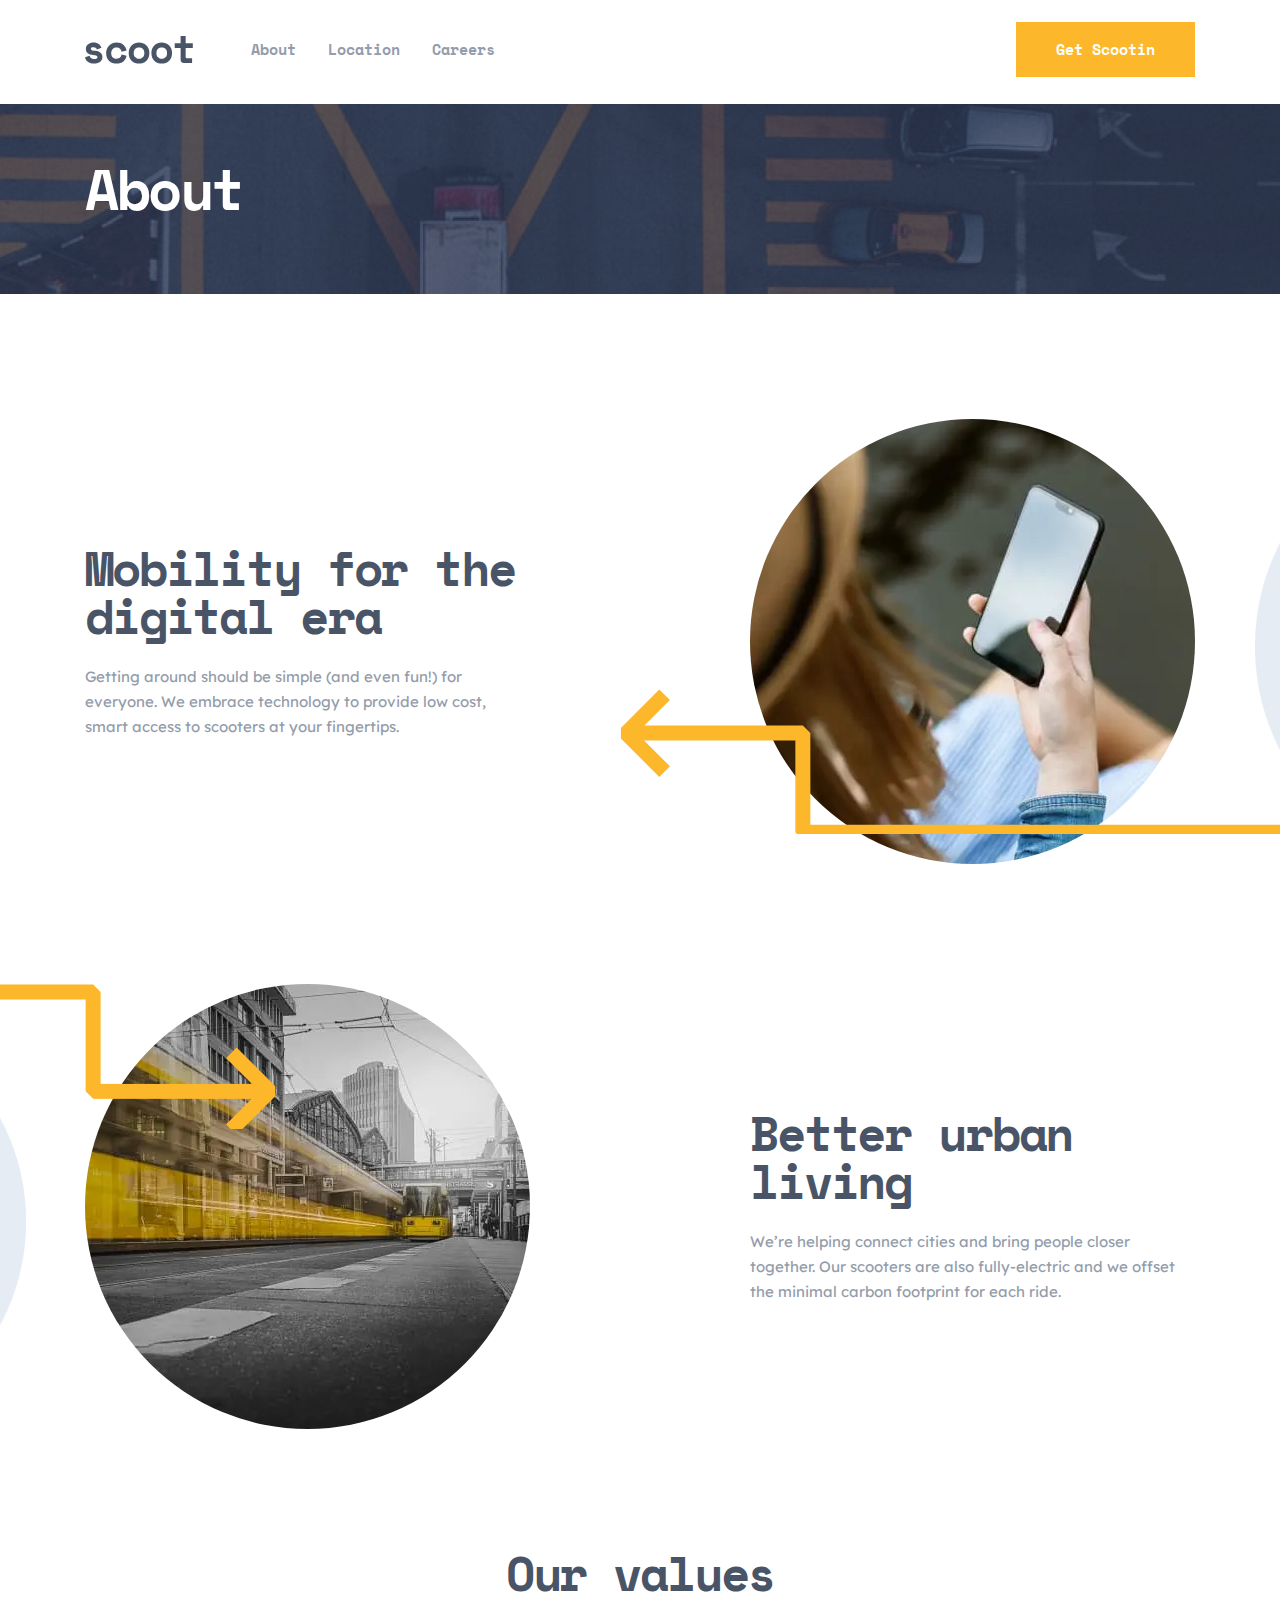
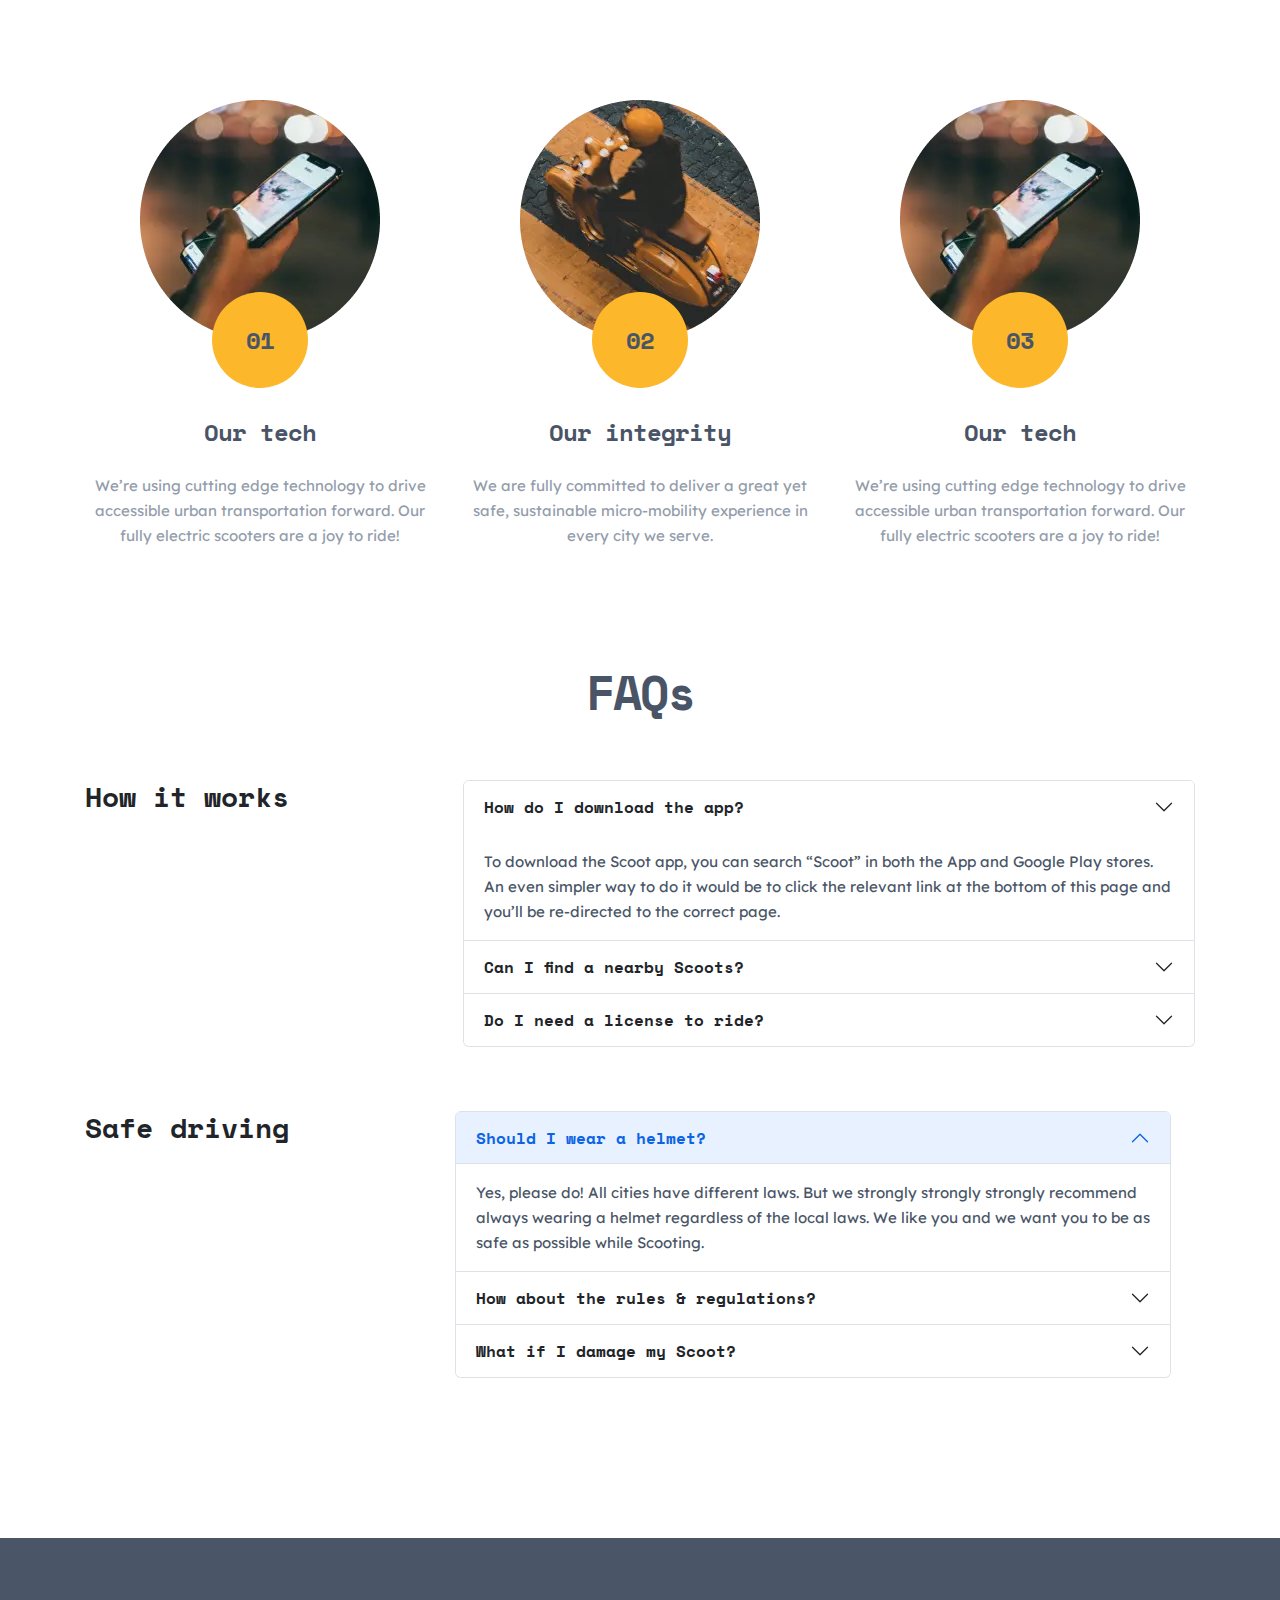
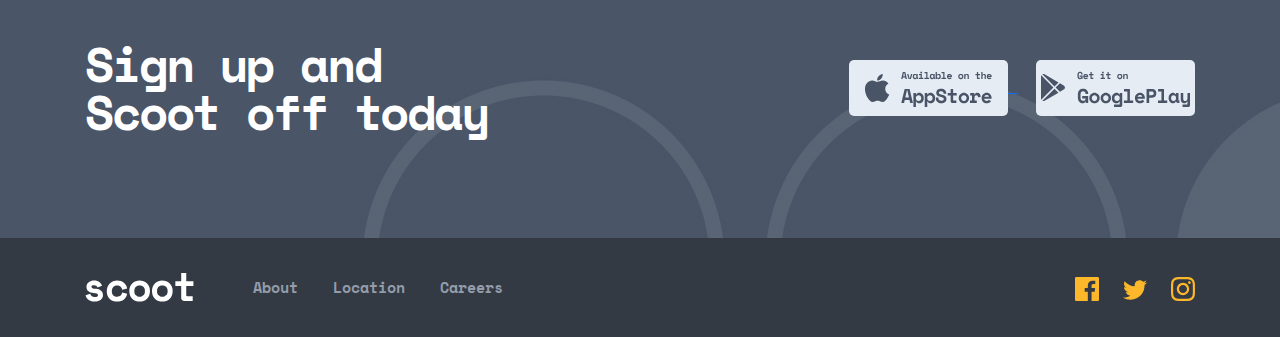
<file: about.html>
<!DOCTYPE html>
<html lang="en">

<head>
  <meta charset="UTF-8">
  <meta http-equiv="X-UA-Compatible" content="IE=edge">
  <meta name="viewport" content="width=device-width, initial-scale=1.0">
  <title>About</title>
  <link rel="stylesheet" href="./bootstrap-5.2.2-dist/css/bootstrap.min.css">
  <link rel="stylesheet" href="css/main.css">
</head>

<body>
  <header class="site-header top">
    <div class="container">
        <div class="top__inner">
            <a class="top__menu" href="./index.html">
                <img src="/images/Menu2.svg" alt="menu" width="19" height="16">
            </a>
            <div class="top__ligo"><a class="" href="./index.html">
                    <img src="./images/scoot.svg" alt="logo" width="108" height="28">
                </a></div>

            <nav class="top__nav">
                <ol class="top__list">
                    <li class="top__item">
                        <a class="top__link" href="./about.html">About</a>
                    </li>
                    <li class="top__item">
                        <a class="top__link" href="./locations.html">Location</a>
                    </li>
                    <li class="top__item">
                        <a class="top__link" href="./coreers.html">Careers</a>
                    </li>
                </ol>
            </nav>
            <button class="top__button">Get Scootin</button>
        </div>
    </div>
</header>

  <main>

    <section class="about">
      <div class="container">
        <div class="about__inner">
          <h1 class="about__title">
            About
          </h1>
        </div>
      </div>
    </section>

    <section class="about-mobility">
      <div class="container">
        <div class="about-mobility__inner">
          <ul class="about-mobility__list">
            <li class="about-mobility__item about-mobility-item">
              <div class="about-mobility-item__content">
                <h3 class="about-mobility-item__title">Mobility for the digital era</h3>
                <p class="about-mobility-item__text">
                  Getting around should be simple (and even fun!) for everyone. We embrace technology to provide low
                  cost, smart access to scooters at your fingertips.
                </p>
              </div>

              <picture class="about-mobility-item__pic2">
                <source type="image/webp" srcset="images/about-mobility1.webp 1x,images/about-mobility1@2x.webp 2x">
                <img style="border-radius: 50%;" src="images/about-mobility1.jpg"
                  srcset="images/about-mobility1.jpg 1x,images/about-mobility1@2x.jpg 2x" width="445" height="445"
                  alt="Template image">
              </picture>

            </li>
            <li class="about-mobility__item about-mobility-item">
              <div class="about-mobility-item__content">
                <h3 class="about-mobility-item__title">Better urban living</h3>
                <p class="about-mobility-item__text">
                  We’re helping connect cities and bring people closer together. Our scooters are also fully-electric
                  and we offset the minimal carbon footprint for each ride.
                </p>
              </div>

              <picture class="about-mobility-item__pic">
                <source type="image/webp" srcset="images/about-mobility2.webp 1x,images/about-mobility2@2x.webp 2x">
                <img style="border-radius: 50%;" src="images/about-mobility2.jpg"
                  srcset="images/about-mobility2.jpg 1x,images/about-mobility2@2x.jpg 2x" width="445" height="445"
                  alt="Template image">
              </picture>


            </li>
          </ul>
        </div>
      </div>
    </section>

    <section class="about-values">
      <div class="container">
        <div class="about-values__inner">
          <h2 class="about-values__title">
            Our values
          </h2>
          <ul class="about-values__list">
            <li class="about-values__item about-values-item">
              <picture class="about-values-item__img">
                <source type="image/webp" srcset="images/values1.webp 1x,images/values1@2x.webp 2x">
                <img src="images/values1.png" srcset="images/values1.png 1x,images/values1@2x.png 2x" width="240"
                  height="240" alt="Template img">
              </picture>

              <div class="about-values-item__content">
                <h3 class="about-values-item__title">
                  Our tech
                </h3>
                <p class="about-values-item__text">
                  We’re using cutting edge technology to drive accessible urban transportation forward. Our fully
                  electric scooters are a joy to ride!
                </p>
              </div>

            </li>
            <li class="about-values__item about-values-item">
              <picture class="about-values-item__img">
                <source type="image/webp" srcset="images/values2.webp 1x,images/values2@2x.webp 2x">
                <img src="images/values2.png" srcset="images/values2.png 1x,images/values2@2x.png 2x" width="240"
                  height="240" alt="Template img">
              </picture>

              <div class="about-values-item__content">
                <h3 class="about-values-item__title">
                  Our integrity
                </h3>
                <p class="about-values-item__text">
                  We are fully committed to deliver a great yet safe, sustainable micro-mobility experience in every
                  city we serve.
                </p>
              </div>

            </li>
            <li class="about-values__item about-values-item">
              <picture class="about-values-item__img">
                <source type="image/webp" srcset="images/values1.webp 1x,images/values1@2x.webp 2x">
                <img src="images/values1.png" srcset="images/values1.png 1x,images/values1@2x.png 2x" width="240"
                  height="240" alt="Template img">
              </picture>

              <div class="about-values-item__content">
                <h3 class="about-values-item__title">
                  Our tech
                </h3>
                <p class="about-values-item__text">
                  We’re using cutting edge technology to drive accessible urban transportation forward. Our fully
                  electric scooters are a joy to ride!
                </p>
              </div>

            </li>
          </ul>
        </div>
    </section>

    <section class="about-faq">
      <div class="container">
        <div class="about-faq__inner">
          <h2 class="about-faq__title">
            FAQs
          </h2>
          <div class="row">
            <div class="col-12 col-md-4">
              <h3 class="about-faq-row-title">How it works</h3>
            </div>
            <div class="col-12 col-md-8">
              <div class="accordion" id="accordionPanelsStayOpenExample">
                <div class="accordion-item">
                  <h2 class="accordion-header" id="One">
                    <button class="accordion-button collapsed" type="button" data-bs-toggle="collapse"
                      data-bs-target="#flush-collapseOne" aria-expanded="true"
                      aria-controls="flush-collapseOne">
                      How do I download the app?
                    </button>
                  </h2>
                  <div id="flush-collapseOne" class="accordion-collapse collapse show"
                    aria-labelledby="One" data-bs-parent="#accordionFlushExample">
                    <div class="accordion-body accordion-body2">
                      To download the Scoot app, you can search “Scoot” in both the App and Google Play stores. An even simpler way to do it would be to click the relevant link at the bottom of this page and you’ll be re-directed to the correct page.
                    </div>
                  </div>
                </div>
                <div class="accordion-item">
                  <h2 class="accordion-header" id="Two">
                    <button class="accordion-button collapsed" type="button" data-bs-toggle="collapse"
                      data-bs-target="#flush-collapseTwo" aria-expanded="false"
                      aria-controls="flush-collapseTwo">
                      Can I find a nearby Scoots?
                    </button>
                  </h2>
                  <div id="flush-collapseTwo" class="accordion-collapse collapse"
                    aria-labelledby="Two">
                    <div class="accordion-body accordion-body2">
                      To download the Scoot app, you can search “Scoot” in both the App and Google Play stores. An even simpler way to do it would be to click the relevant link at the bottom of this page and you’ll be re-directed to the correct page.
                    </div>
                  </div>
                </div>
                <div class="accordion-item">
                  <h2 class="accordion-header" id="Three">
                    <button class="accordion-button collapsed" type="button" data-bs-toggle="collapse"
                      data-bs-target="#collapseThree" aria-expanded="false"
                      aria-controls="collapseThree">
                      Do I need a license to ride?
                    </button>
                  </h2>
                  <div id="collapseThree" class="accordion-collapse collapse"
                    aria-labelledby="Three">
                    <div class="accordion-body accordion-body2">
                      To download the Scoot app, you can search “Scoot” in both the App and Google Play stores. An even simpler way to do it would be to click the relevant link at the bottom of this page and you’ll be re-directed to the correct page.
                    </div>
                  </div>
                </div>
              </div>
            </div>
            <div class="row accordion2">
              <div class="col-12 col-md-4">
                <h3 class="about-faq-row-title2">Safe driving</h3>
              </div>
              <div class="col-12 col-md-8">
                <div class="accordion" id="accordionPanelsStayOpenExample">
                  <div class="accordion-item">
                    <h2 class="accordion-header" id="panelsStayOpen-headingOne">
                      <button class="accordion-button" type="button" data-bs-toggle="collapse"
                        data-bs-target="#panelsStayOpen-collapseOne" aria-expanded="true"
                        aria-controls="panelsStayOpen-collapseOne">
                        Should I wear a helmet?
                      </button>
                    </h2>
                    <div id="panelsStayOpen-collapseOne" class="accordion-collapse collapse show"
                      aria-labelledby="panelsStayOpen-headingOne">
                      <div class="accordion-body accordion-body2">
                        Yes, please do! All cities have different laws. But we strongly strongly strongly recommend always wearing a helmet regardless of the local laws. We like you and we want you to be as safe as possible while Scooting.
                      </div>
                    </div>
                  </div>
                  <div class="accordion-item">
                    <h2 class="accordion-header" id="panelsStayOpen-headingTwo">
                      <button class="accordion-button collapsed" type="button" data-bs-toggle="collapse"
                        data-bs-target="#panelsStayOpen-collapseTwo" aria-expanded="false"
                        aria-controls="panelsStayOpen-collapseTwo">
                        How about the rules & regulations?
                      </button>
                    </h2>
                    <div id="panelsStayOpen-collapseTwo" class="accordion-collapse collapse"
                      aria-labelledby="panelsStayOpen-headingTwo">
                      <div class="accordion-body accordion-body2">
                        Yes, please do! All cities have different laws. But we strongly strongly strongly recommend always wearing a helmet regardless of the local laws. We like you and we want you to be as safe as possible while Scooting.
                      </div>
                    </div>
                  </div>
                  <div class="accordion-item">
                    <h2 class="accordion-header" id="panelsStayOpen-headingThree">
                      <button class="accordion-button collapsed" type="button" data-bs-toggle="collapse"
                        data-bs-target="#panelsStayOpen-collapseThree" aria-expanded="false"
                        aria-controls="panelsStayOpen-collapseThree">
                        What if I damage my Scoot?
                      </button>
                    </h2>
                    <div id="panelsStayOpen-collapseThree" class="accordion-collapse collapse"
                      aria-labelledby="panelsStayOpen-headingThree">
                      <div class="accordion-body accordion-body2">
                        Yes, please do! All cities have different laws. But we strongly strongly strongly recommend always wearing a helmet regardless of the local laws. We like you and we want you to be as safe as possible while Scooting.
                      </div>
                    </div>
                  </div>
                </div>
              </div>
            </div>
          </div>
        </div>
      </div>
    </section>
    <article class="site-article">
      <div class="container">
        <div class="site-article__inner">
          <div class="site-article__content">
            <h2 class="site-article__title">
              Sign up and Scoot off today
            </h2>
          </div>
          <div class="site-article__download">
            <a class="app-store" href="https://www.apple.com/app-store/">
              <img class="site-article__img" src="./about-images/appstore.svg" width="159" height="56" alt="">
            </a>
            <a class="playmarket" href="https://www.apple.com/app-store/">
              <img class="site-article__img" src="./about-images/playmarket.svg" width="159" height="56" alt="">
            </a>
            
          </div>
        </div>
      </div>
    </article>
  </main>

  <footer class="site-footer">
    <div class="container">
      <div class="site-footer__inner">
        <a href="./index.html">
          <img src="./about-images/scoot-footer.svg" alt="Site logo">
        </a>

        
        <ul class="site-footer__link-list">
          <li class="site-footer__item">
            <a class="site-footer__link" href="./about.html">About</a>
          </li>
          <li class="site-footer__item">
            <a class="site-footer__link" href="locations.html">Location</a>
          </li>
          <li class="site-footer__item">
            <a class="site-footer__link" href="coreers.html">Careers</a>
          </li>
        </ul>
        
        <ul class="social-medial">
          <li class="social-media__item">
            <img src="./about-images/facebook.svg" alt="">
          </li>
          <li class="social-media__item">
            <img src="./about-images/twit.svg" alt="">
          </li>
          <li class="social-media__item">
            <img src="./about-images/insta.svg" alt="">
          </li>
        </ul>

      

      </div>
    </div>
  </footer>
  <script src="./bootstrap-5.2.2-dist/js/bootstrap.min.js"></script>
</body>

</html>
</file>
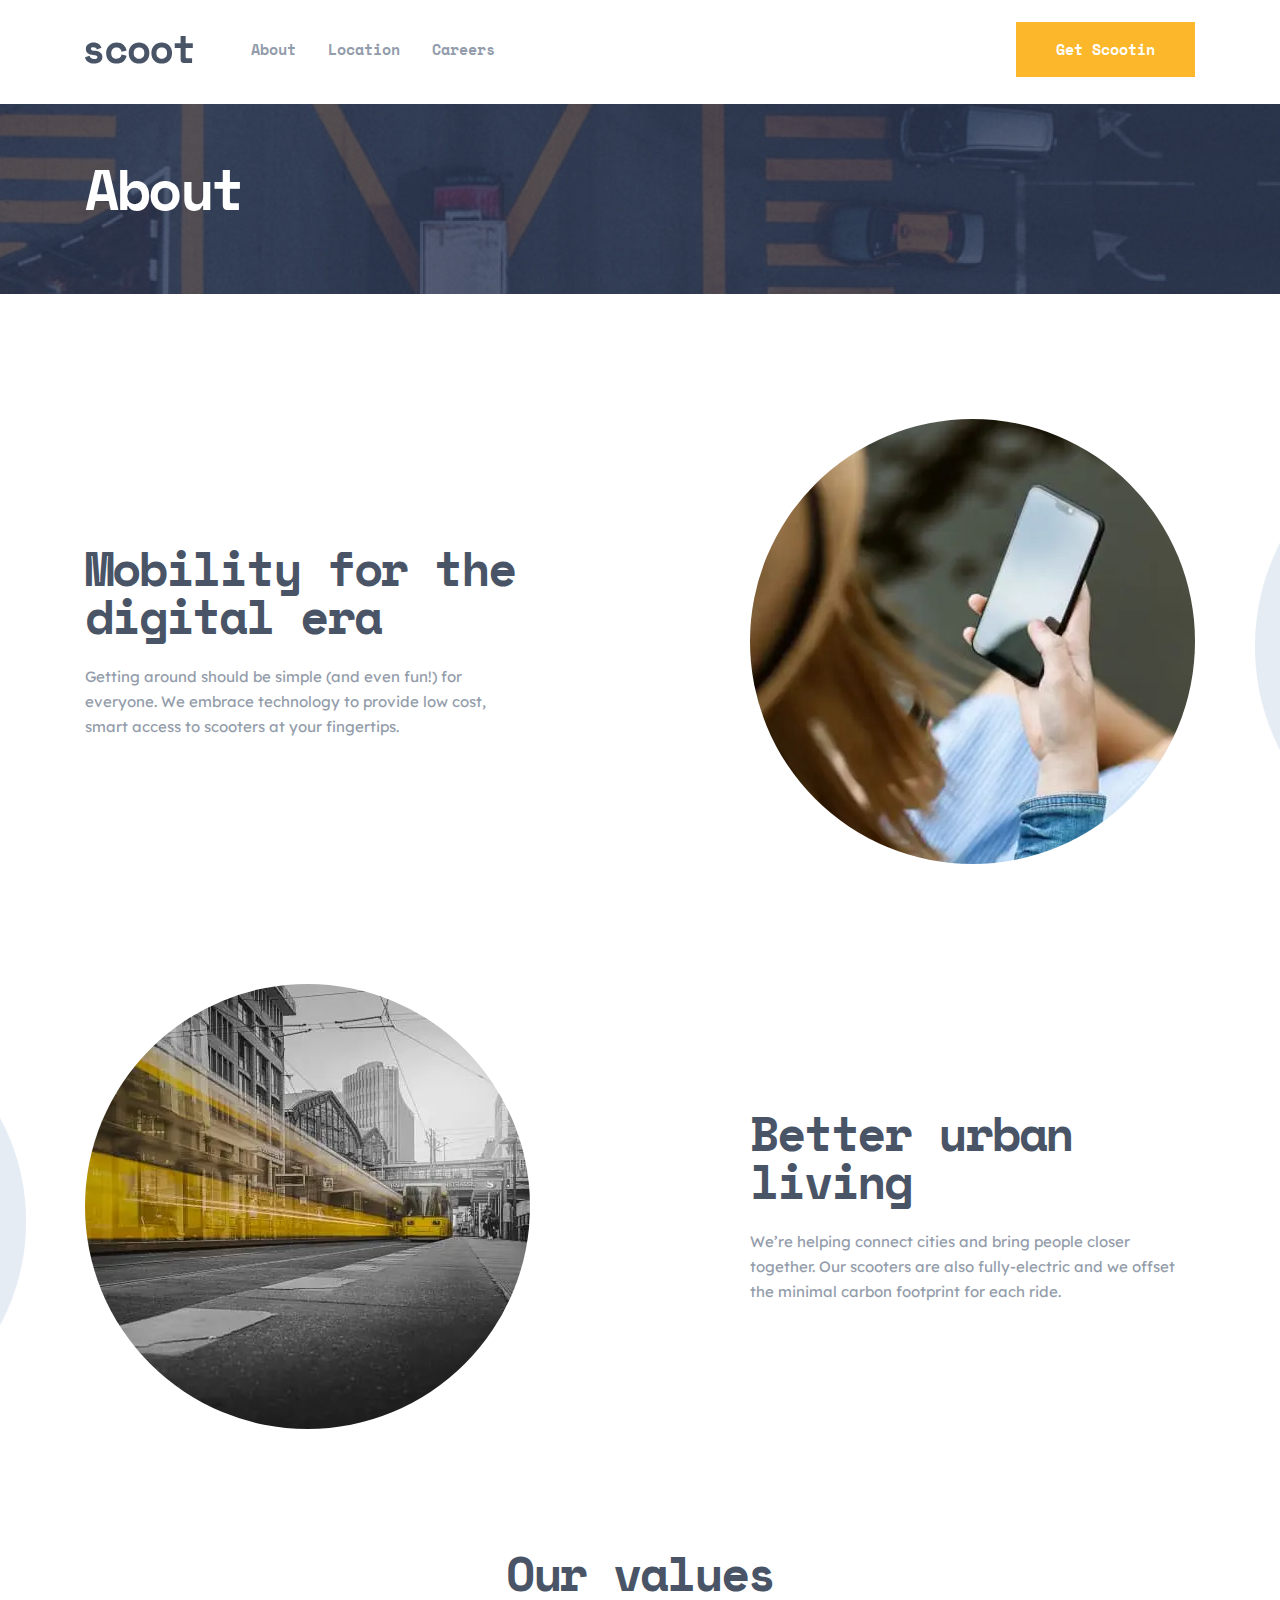
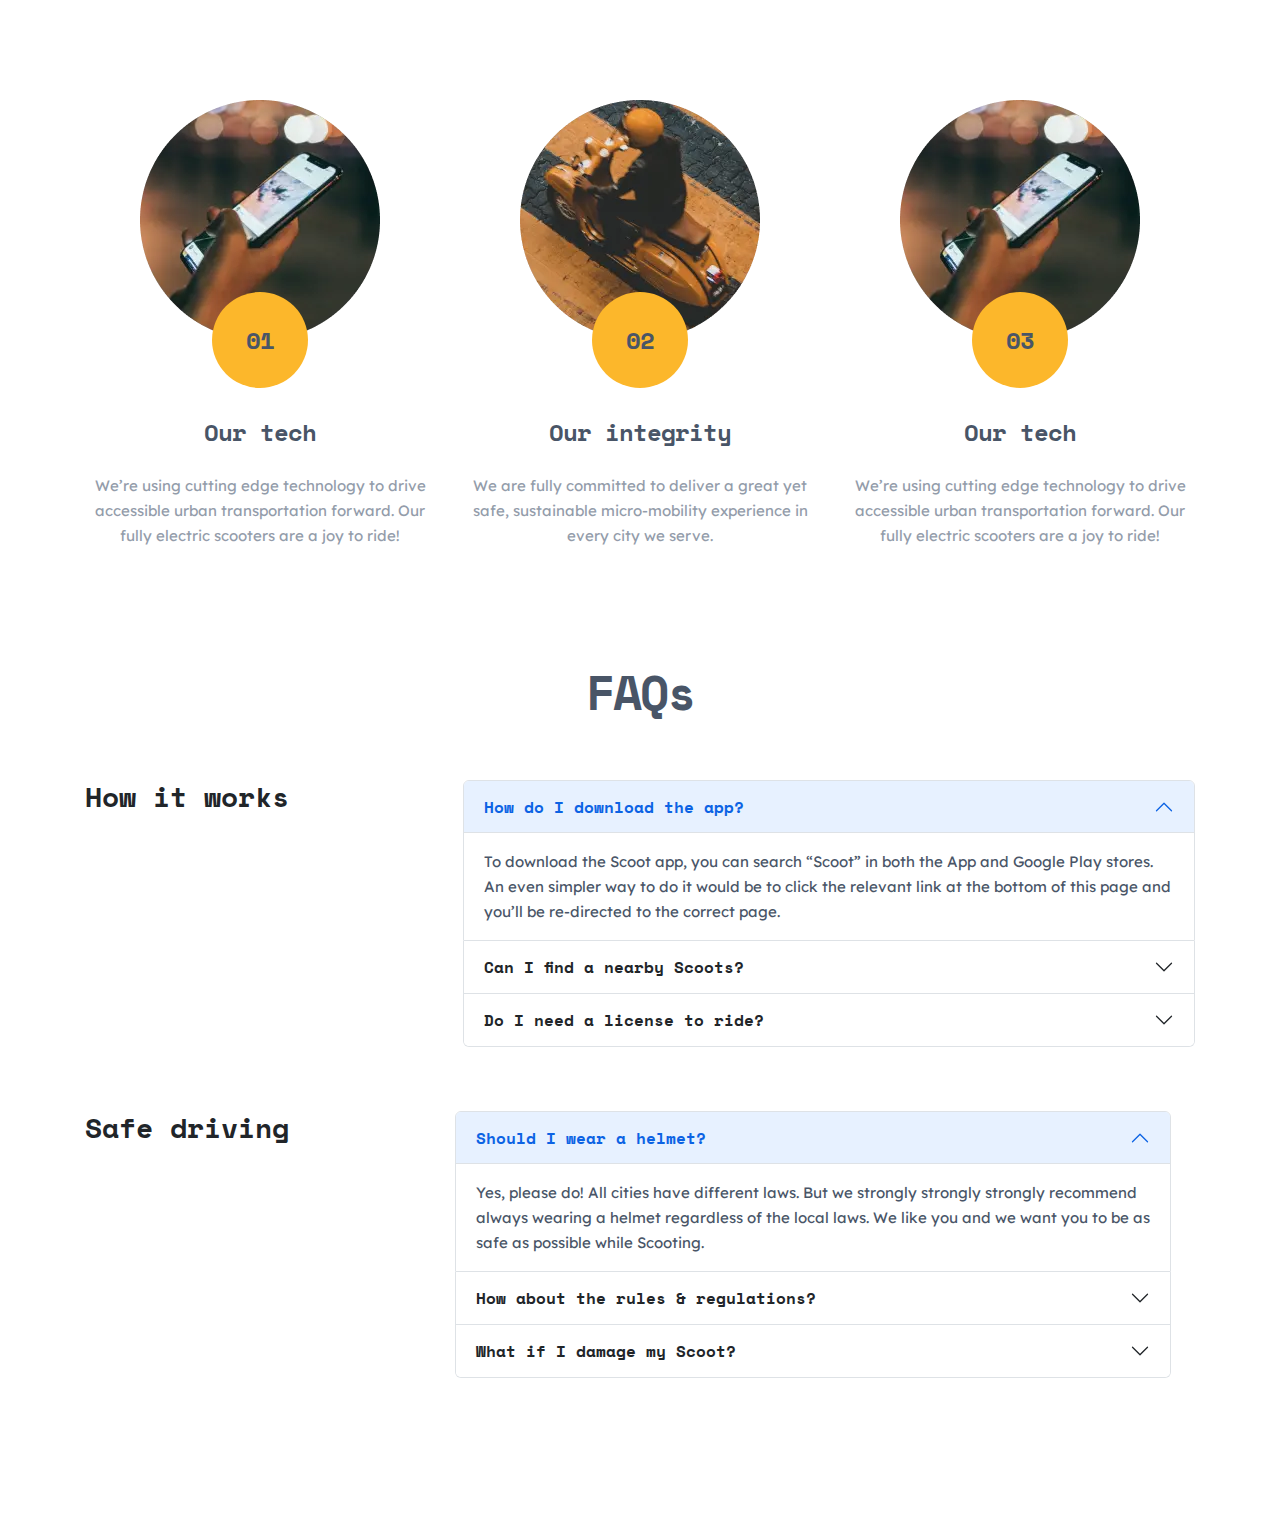
<file: aboute.html>
<!DOCTYPE html>
<html lang="en">

<head>
  <meta charset="UTF-8">
  <meta http-equiv="X-UA-Compatible" content="IE=edge">
  <meta name="viewport" content="width=device-width, initial-scale=1.0">
  <title>About</title>
  <link rel="stylesheet" href="./bootstrap-5.2.2-dist/css/bootstrap.min.css">
  <link rel="stylesheet" href="css/main.css">
</head>

<body>
  <header class="site-header top">
    <div class="container">
      <div class="top__inner">
        <img src="./images/scoot.svg" alt="logo" width="108" height="28">
        <nav class="top__nav">
          <ol class="top__list">
            <li class="top__item">
              <a class="top__link" href="./index.html">About</a>
            </li>
            <li class="top__item">
              <a class="top__link" href="./about.html">Location</a>
            </li>
            <li class="top__item">
              <a class="top__link" href="./coreers.html">Careers</a>
            </li>
          </ol>
        </nav>
        <button class="top__button">Get Scootin</button>
      </div>
    </div>
  </header>

  <main>

    <section class="about">
      <div class="container">
        <div class="about__inner">
          <h1 class="about__title">
            About
          </h1>
        </div>
      </div>
    </section>

    <section class="about-mobility">
      <div class="container">
        <div class="about-mobility__inner">
          <ul class="about-mobility__list">
            <li class="about-mobility__item about-mobility-item">
              <div class="about-mobility-item__content">
                <h3 class="about-mobility-item__title">Mobility for the digital era</h3>
                <p class="about-mobility-item__text">
                  Getting around should be simple (and even fun!) for everyone. We embrace technology to provide low
                  cost, smart access to scooters at your fingertips.
                </p>
              </div>

              <picture>
                <source type="image/webp" srcset="images/about-mobility1.webp 1x,images/about-mobility1@2x.webp 2x">
                <img class="about-mobility-item__img" src="images/about-mobility1.jpg"
                  srcset="images/about-mobility1.jpg 1x,images/about-mobility1@2x.jpg 2x" width="445" height="445"
                  alt="Template image">
              </picture>


            </li>
            <li class="about-mobility__item about-mobility-item">
              <div class="about-mobility-item__content">
                <h3 class="about-mobility-item__title">Better urban living</h3>
                <p class="about-mobility-item__text">
                  We’re helping connect cities and bring people closer together. Our scooters are also fully-electric
                  and we offset the minimal carbon footprint for each ride.
                </p>
              </div>

              <picture>
                <source type="image/webp" srcset="images/about-mobility2.webp 1x,images/about-mobility2@2x.webp 2x">
                <img class="about-mobility-item__img" src="images/about-mobility2.jpg"
                  srcset="images/about-mobility2.jpg 1x,images/about-mobility2@2x.jpg 2x" width="445" height="445"
                  alt="Template image">
              </picture>


            </li>
          </ul>
        </div>
      </div>
    </section>

    <section class="about-values">
      <div class="container">
        <div class="about-values__inner">
          <h2 class="about-values__title">
            Our values
          </h2>
          <ul class="about-values__list">
            <li class="about-values__item about-values-item">
              <picture class="about-values-item__img">
                <source type="image/webp" srcset="images/values1.webp 1x,images/values1@2x.webp 2x">
                <img src="images/values1.png" srcset="images/values1.png 1x,images/values1@2x.png 2x" width="240"
                  height="240" alt="Template img">
              </picture>

              <div class="about-values-item__content">
                <h3 class="about-values-item__title">
                  Our tech
                </h3>
                <p class="about-values-item__text">
                  We’re using cutting edge technology to drive accessible urban transportation forward. Our fully
                  electric scooters are a joy to ride!
                </p>
              </div>

            </li>
            <li class="about-values__item about-values-item">
              <picture class="about-values-item__img">
                <source type="image/webp" srcset="images/values2.webp 1x,images/values2@2x.webp 2x">
                <img src="images/values2.png" srcset="images/values2.png 1x,images/values2@2x.png 2x" width="240"
                  height="240" alt="Template img">
              </picture>

              <div class="about-values-item__content">
                <h3 class="about-values-item__title">
                  Our integrity
                </h3>
                <p class="about-values-item__text">
                  We are fully committed to deliver a great yet safe, sustainable micro-mobility experience in every
                  city we serve.
                </p>
              </div>

            </li>
            <li class="about-values__item about-values-item">
              <picture class="about-values-item__img">
                <source type="image/webp" srcset="images/values1.webp 1x,images/values1@2x.webp 2x">
                <img src="images/values1.png" srcset="images/values1.png 1x,images/values1@2x.png 2x" width="240"
                  height="240" alt="Template img">
              </picture>

              <div class="about-values-item__content">
                <h3 class="about-values-item__title">
                  Our tech
                </h3>
                <p class="about-values-item__text">
                  We’re using cutting edge technology to drive accessible urban transportation forward. Our fully
                  electric scooters are a joy to ride!
                </p>
              </div>

            </li>
          </ul </div>
        </div>
    </section>

    <section class="about-faq">
      <div class="container">
        <div class="about-faq__inner">
          <h2 class="about-faq__title">
            FAQs
          </h2>
          <div class="row">
            <div class="col-4">
              <h3 class="">How it works</h3>
            </div>
            <div class="col-8">
              <div class="accordion" id="accordionPanelsStayOpenExample">
                <div class="accordion-item">
                  <h2 class="accordion-header" id="panelsStayOpen-headingOne">
                    <button class="accordion-button" type="button" data-bs-toggle="collapse"
                      data-bs-target="#panelsStayOpen-collapseOne" aria-expanded="true"
                      aria-controls="panelsStayOpen-collapseOne">
                      How do I download the app?
                    </button>
                  </h2>
                  <div id="panelsStayOpen-collapseOne" class="accordion-collapse collapse show"
                    aria-labelledby="panelsStayOpen-headingOne">
                    <div class="accordion-body accordion-body2">
                      To download the Scoot app, you can search “Scoot” in both the App and Google Play stores. An even simpler way to do it would be to click the relevant link at the bottom of this page and you’ll be re-directed to the correct page.
                    </div>
                  </div>
                </div>
                <div class="accordion-item">
                  <h2 class="accordion-header" id="panelsStayOpen-headingTwo">
                    <button class="accordion-button collapsed" type="button" data-bs-toggle="collapse"
                      data-bs-target="#panelsStayOpen-collapseTwo" aria-expanded="false"
                      aria-controls="panelsStayOpen-collapseTwo">
                      Can I find a nearby Scoots?
                    </button>
                  </h2>
                  <div id="panelsStayOpen-collapseTwo" class="accordion-collapse collapse"
                    aria-labelledby="panelsStayOpen-headingTwo">
                    <div class="accordion-body accordion-body2">
                      To download the Scoot app, you can search “Scoot” in both the App and Google Play stores. An even simpler way to do it would be to click the relevant link at the bottom of this page and you’ll be re-directed to the correct page.
                    </div>
                  </div>
                </div>
                <div class="accordion-item">
                  <h2 class="accordion-header" id="panelsStayOpen-headingThree">
                    <button class="accordion-button collapsed" type="button" data-bs-toggle="collapse"
                      data-bs-target="#panelsStayOpen-collapseThree" aria-expanded="false"
                      aria-controls="panelsStayOpen-collapseThree">
                      Do I need a license to ride?
                    </button>
                  </h2>
                  <div id="panelsStayOpen-collapseThree" class="accordion-collapse collapse"
                    aria-labelledby="panelsStayOpen-headingThree">
                    <div class="accordion-body accordion-body2">
                      To download the Scoot app, you can search “Scoot” in both the App and Google Play stores. An even simpler way to do it would be to click the relevant link at the bottom of this page and you’ll be re-directed to the correct page.
                    </div>
                  </div>
                </div>
              </div>
            </div>
            <div class="row accordion2">
              <div class="col-4 ">
                <h3 class="">Safe driving</h3>
              </div>
              <div class="col-8">
                <div class="accordion" id="accordionPanelsStayOpenExample">
                  <div class="accordion-item">
                    <h2 class="accordion-header" id="panelsStayOpen-headingOne">
                      <button class="accordion-button" type="button" data-bs-toggle="collapse"
                        data-bs-target="#panelsStayOpen-collapseOne" aria-expanded="true"
                        aria-controls="panelsStayOpen-collapseOne">
                        Should I wear a helmet?
                      </button>
                    </h2>
                    <div id="panelsStayOpen-collapseOne" class="accordion-collapse collapse show"
                      aria-labelledby="panelsStayOpen-headingOne">
                      <div class="accordion-body accordion-body2">
                        Yes, please do! All cities have different laws. But we strongly strongly strongly recommend always wearing a helmet regardless of the local laws. We like you and we want you to be as safe as possible while Scooting.
                      </div>
                    </div>
                  </div>
                  <div class="accordion-item">
                    <h2 class="accordion-header" id="panelsStayOpen-headingTwo">
                      <button class="accordion-button collapsed" type="button" data-bs-toggle="collapse"
                        data-bs-target="#panelsStayOpen-collapseTwo" aria-expanded="false"
                        aria-controls="panelsStayOpen-collapseTwo">
                        How about the rules & regulations?
                      </button>
                    </h2>
                    <div id="panelsStayOpen-collapseTwo" class="accordion-collapse collapse"
                      aria-labelledby="panelsStayOpen-headingTwo">
                      <div class="accordion-body accordion-body2">
                        Yes, please do! All cities have different laws. But we strongly strongly strongly recommend always wearing a helmet regardless of the local laws. We like you and we want you to be as safe as possible while Scooting.
                      </div>
                    </div>
                  </div>
                  <div class="accordion-item">
                    <h2 class="accordion-header" id="panelsStayOpen-headingThree">
                      <button class="accordion-button collapsed" type="button" data-bs-toggle="collapse"
                        data-bs-target="#panelsStayOpen-collapseThree" aria-expanded="false"
                        aria-controls="panelsStayOpen-collapseThree">
                        What if I damage my Scoot?
                      </button>
                    </h2>
                    <div id="panelsStayOpen-collapseThree" class="accordion-collapse collapse"
                      aria-labelledby="panelsStayOpen-headingThree">
                      <div class="accordion-body accordion-body2">
                        Yes, please do! All cities have different laws. But we strongly strongly strongly recommend always wearing a helmet regardless of the local laws. We like you and we want you to be as safe as possible while Scooting.
                      </div>
                    </div>
                  </div>
                </div>
              </div>
            </div>
          </div>
        </div>
      </div>
    </section>

  </main>
  <script src="./bootstrap-5.2.2-dist/js/bootstrap.min.js"></script>
</body>

</html>
</file>
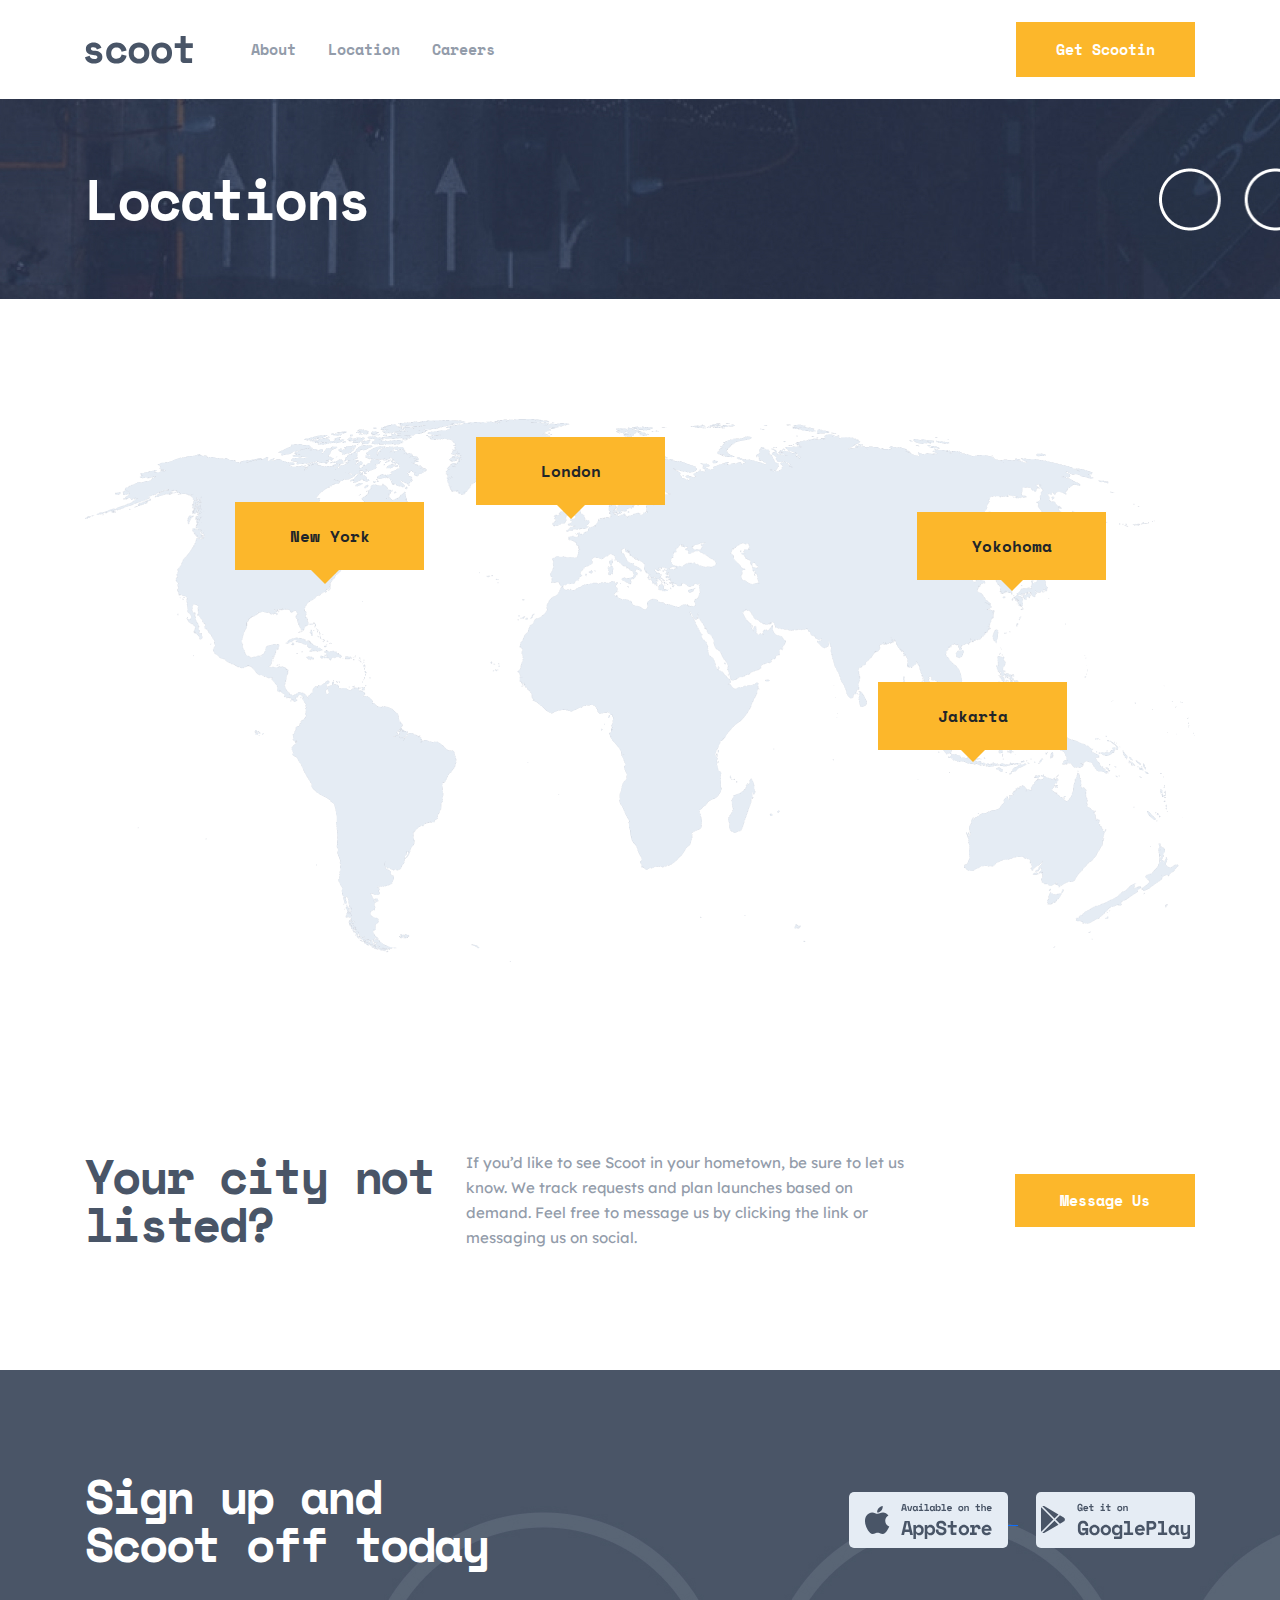
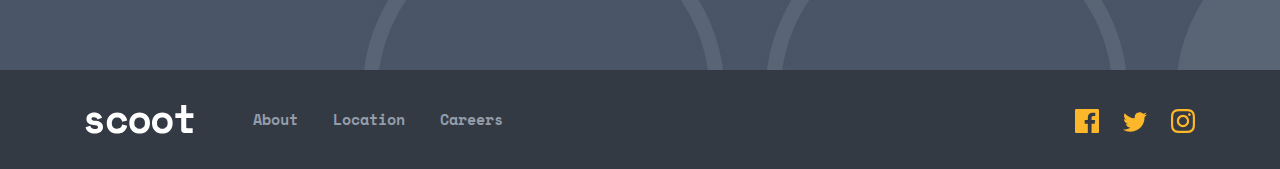
<file: locations.html>
<!DOCTYPE html>
<html lang="en">

<head>
  <meta charset="UTF-8">
  <meta http-equiv="X-UA-Compatible" content="IE=edge">
  <meta name="viewport" content="width=device-width, initial-scale=1.0">
  <title>Location</title>
  <link rel="stylesheet" href="./bootstrap-5.2.2-dist/css/bootstrap.min.css">
  <link rel="stylesheet" href="css/main.css">
</head>

<body>
  <header class="site-header top">
    <div class="container">
      <div class="top__inner">
        <a class="top__menu" href="./index.html">
          <img src="/images/Menu2.svg" alt="menu" width="19" height="16">
        </a>
        <div class="top__ligo"><a class="" href="./index.html">
            <img src="./images/scoot.svg" alt="logo" width="108" height="28">
          </a></div>

        <nav class="top__nav">
          <ol class="top__list">
            <li class="top__item">
              <a class="top__link" href="./about.html">About</a>
            </li>
            <li class="top__item">
              <a class="top__link" href="./locations.html">Location</a>
            </li>
            <li class="top__item">
              <a class="top__link" href="./coreers.html">Careers</a>
            </li>
          </ol>
        </nav>
        <button class="top__button">Get Scootin</button>
      </div>
    </div>
  </header>

  <main>
    <section class="location-hero">
      <div class="container">
        <h1 class="location-hero__title">
          Locations
        </h1>


      </div>
    </section>

    <section class="location-map">
      <div class="container">
        <div class="location-map__inner">
          <img class="location-map__img" src="./about-images/map.png"
            srcset="./about-images/map.png 1x, ./about-images/map@2x.png 2x" alt="World Map">
          <div class="box box1">
            New York
          </div>
          <span class="triangle triangle1"></span>
          <div class="box box2">
            London
          </div>
          <span class="triangle triangle2"></span>
          <div class="box box3">
            Yokohoma
          </div>
          <span class="triangle triangle3"></span>
          <div class="box box4">
            Jakarta
          </div>
          <span class="triangle triangle4"></span>
        </div>
      </div>
    </section>

    <section class="location-city">
      <div class="container">
        <div class="location-city__inner">
          <div class="wrapper1">
            <h2 class="location-city__title">
              Your city not listed?
            </h2>
          </div>
          <div class="wrapper2">
            <p class="location-city__text">
              If you’d like to see Scoot in your hometown, be sure to let us know. We track
              requests and plan launches based on demand. Feel free to message us by clicking the link or messaging us
              on social.
            </p>
          </div>
          <a class="location-city__link" href="#">Message Us</a>
        </div>
      </div>
    </section>
    <article class="site-article">
      <div class="container">
        <div class="site-article__inner">
          <div class="site-article__content">
            <h2 class="site-article__title">
              Sign up and Scoot off today
            </h2>
          </div>
          <div class="site-article__download">
            <a class="app-store" href="https://www.apple.com/app-store/">
              <img class="site-article__img" src="./about-images/appstore.svg" width="159" height="56" alt="">
            </a>
            <a class="playmarket" href="https://www.apple.com/app-store/">
              <img class="site-article__img" src="./about-images/playmarket.svg" width="159" height="56" alt="">
            </a>

          </div>
        </div>
      </div>
    </article>
  </main>
  <footer class="site-footer">
    <div class="container">
      <div class="site-footer__inner">
        <a href="./index.html">
          <img src="./about-images/scoot-footer.svg" alt="Site logo">
        </a>


        <ul class="site-footer__link-list">
          <li class="site-footer__item">
            <a class="site-footer__link" href="./about.html">About</a>
          </li>
          <li class="site-footer__item">
            <a class="site-footer__link" href="locations.html">Location</a>
          </li>
          <li class="site-footer__item">
            <a class="site-footer__link" href="coreers.html">Careers</a>
          </li>
        </ul>

        <ul class="social-medial">
          <li class="social-media__item">
            <a href="https://www.facebook.com/" target="_blank">
              <img src="./about-images/facebook.svg" alt="">
            </a>
          </li>
          <li class="social-media__item">
            <a href="https://twitter.com/twitter" target="_blank">
              <img src="./about-images/twit.svg" alt="">
            </a>
          </li>
          <li class="social-media__item">
            <a href="https://instagram.com/" target="_blank">
              <img src="./about-images/insta.svg" alt="">
            </a>
          </li>
        </ul>



      </div>
    </div>
  </footer>
</body>

</html>
</file>
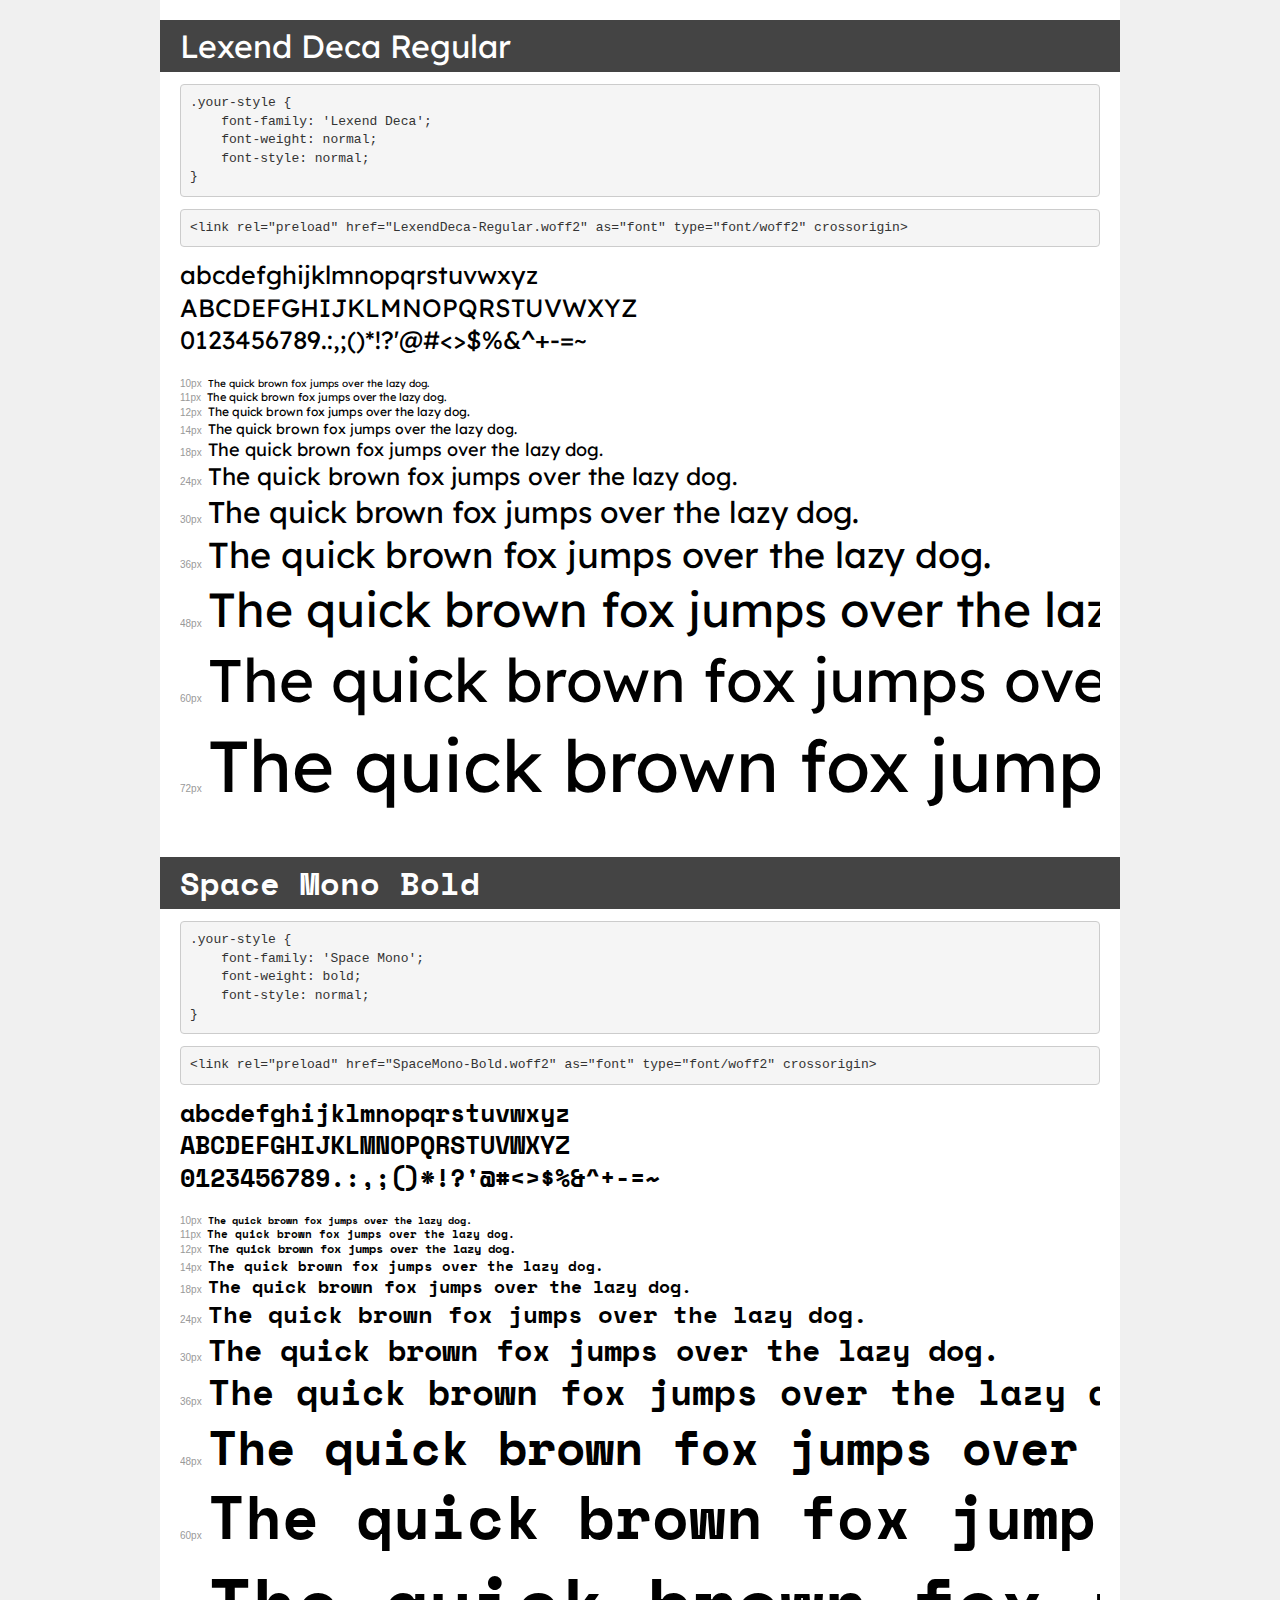
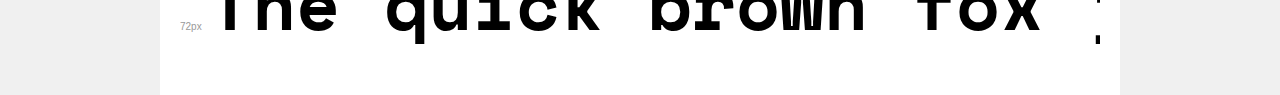
<file: fonts/demo.html>
<!DOCTYPE html>
<html lang="en">
<head>
    <meta charset="utf-8">
    <meta http-equiv="X-UA-Compatible" content="IE=edge">
    <meta name="viewport" content="width=device-width, initial-scale=1">
    <meta name="robots" content="noindex, noarchive">
    <meta name="format-detection" content="telephone=no">
    <title>Transfonter demo</title>
    <link href="stylesheet.css" rel="stylesheet">
    <style>
        /*
        http://meyerweb.com/eric/tools/css/reset/
        v2.0 | 20110126
        License: none (public domain)
        */
        html, body, div, span, applet, object, iframe,
        h1, h2, h3, h4, h5, h6, p, blockquote, pre,
        a, abbr, acronym, address, big, cite, code,
        del, dfn, em, img, ins, kbd, q, s, samp,
        small, strike, strong, sub, sup, tt, var,
        b, u, i, center,
        dl, dt, dd, ol, ul, li,
        fieldset, form, label, legend,
        table, caption, tbody, tfoot, thead, tr, th, td,
        article, aside, canvas, details, embed,
        figure, figcaption, footer, header, hgroup,
        menu, nav, output, ruby, section, summary,
        time, mark, audio, video {
            margin: 0;
            padding: 0;
            border: 0;
            font-size: 100%;
            font: inherit;
            vertical-align: baseline;
        }
        /* HTML5 display-role reset for older browsers */
        article, aside, details, figcaption, figure,
        footer, header, hgroup, menu, nav, section {
            display: block;
        }
        body {
            line-height: 1;
        }
        ol, ul {
            list-style: none;
        }
        blockquote, q {
            quotes: none;
        }
        blockquote:before, blockquote:after,
        q:before, q:after {
            content: '';
            content: none;
        }
        table {
            border-collapse: collapse;
            border-spacing: 0;
        }
        /* demo styles */
        body {
            background: #f0f0f0;
            color: #000;
        }
        .page {
            background: #fff;
            width: 920px;
            margin: 0 auto;
            padding: 20px 20px 0 20px;
            overflow: hidden;
        }
        .font-container {
            overflow-x: auto;
            overflow-y: hidden;
            margin-bottom: 40px;
            line-height: 1.3;
            white-space: nowrap;
            padding-bottom: 5px;
        }
        h1 {
            position: relative;
            background: #444;
            font-size: 32px;
            color: #fff;
            padding: 10px 20px;
            margin: 0 -20px 12px -20px;
        }
        .letters {
            font-size: 25px;
            margin-bottom: 20px;
        }
        .s10:before {
            content: '10px';
        }
        .s11:before {
            content: '11px';
        }
        .s12:before {
            content: '12px';
        }
        .s14:before {
            content: '14px';
        }
        .s18:before {
            content: '18px';
        }
        .s24:before {
            content: '24px';
        }
        .s30:before {
            content: '30px';
        }
        .s36:before {
            content: '36px';
        }
        .s48:before {
            content: '48px';
        }
        .s60:before {
            content: '60px';
        }
        .s72:before {
            content: '72px';
        }
        .s10:before, .s11:before, .s12:before, .s14:before,
        .s18:before, .s24:before, .s30:before, .s36:before,
        .s48:before, .s60:before, .s72:before {
            font-family: Arial, sans-serif;
            font-size: 10px;
            font-weight: normal;
            font-style: normal;
            color: #999;
            padding-right: 6px;
        }
        pre {
            display: block;
            padding: 9px;
            margin: 0 0 12px;
            font-family: Monaco, Menlo, Consolas, "Courier New", monospace;
            font-size: 13px;
            line-height: 1.428571429;
            color: #333;
            font-weight: normal;
            font-style: normal;
            background-color: #f5f5f5;
            border: 1px solid #ccc;
            overflow-x: auto;
            border-radius: 4px;
        }
        /* responsive */
        @media (max-width: 959px) {
            .page {
                width: auto;
                margin: 0;
            }
        }
    </style>
</head>
<body>
<div class="page">
    <div class="demo">
        <h1 style="font-family: 'Lexend Deca'; font-weight: normal; font-style: normal;">Lexend Deca Regular</h1>
        <pre title="Usage">.your-style {
    font-family: 'Lexend Deca';
    font-weight: normal;
    font-style: normal;
}</pre>
        <pre title="Preload (optional)">
&lt;link rel=&quot;preload&quot; href=&quot;LexendDeca-Regular.woff2&quot; as=&quot;font&quot; type=&quot;font/woff2&quot; crossorigin&gt;</pre>
        <div class="font-container" style="font-family: 'Lexend Deca'; font-weight: normal; font-style: normal;">
            <p class="letters">
                abcdefghijklmnopqrstuvwxyz<br>
ABCDEFGHIJKLMNOPQRSTUVWXYZ<br>
                0123456789.:,;()*!?'@#&lt;&gt;$%&^+-=~
            </p>
            <p class="s10" style="font-size: 10px;">The quick brown fox jumps over the lazy dog.</p>
            <p class="s11" style="font-size: 11px;">The quick brown fox jumps over the lazy dog.</p>
            <p class="s12" style="font-size: 12px;">The quick brown fox jumps over the lazy dog.</p>
            <p class="s14" style="font-size: 14px;">The quick brown fox jumps over the lazy dog.</p>
            <p class="s18" style="font-size: 18px;">The quick brown fox jumps over the lazy dog.</p>
            <p class="s24" style="font-size: 24px;">The quick brown fox jumps over the lazy dog.</p>
            <p class="s30" style="font-size: 30px;">The quick brown fox jumps over the lazy dog.</p>
            <p class="s36" style="font-size: 36px;">The quick brown fox jumps over the lazy dog.</p>
            <p class="s48" style="font-size: 48px;">The quick brown fox jumps over the lazy dog.</p>
            <p class="s60" style="font-size: 60px;">The quick brown fox jumps over the lazy dog.</p>
            <p class="s72" style="font-size: 72px;">The quick brown fox jumps over the lazy dog.</p>
        </div>
    </div>

    <div class="demo">
        <h1 style="font-family: 'Space Mono'; font-weight: bold; font-style: normal;">Space Mono Bold</h1>
        <pre title="Usage">.your-style {
    font-family: 'Space Mono';
    font-weight: bold;
    font-style: normal;
}</pre>
        <pre title="Preload (optional)">
&lt;link rel=&quot;preload&quot; href=&quot;SpaceMono-Bold.woff2&quot; as=&quot;font&quot; type=&quot;font/woff2&quot; crossorigin&gt;</pre>
        <div class="font-container" style="font-family: 'Space Mono'; font-weight: bold; font-style: normal;">
            <p class="letters">
                abcdefghijklmnopqrstuvwxyz<br>
ABCDEFGHIJKLMNOPQRSTUVWXYZ<br>
                0123456789.:,;()*!?'@#&lt;&gt;$%&^+-=~
            </p>
            <p class="s10" style="font-size: 10px;">The quick brown fox jumps over the lazy dog.</p>
            <p class="s11" style="font-size: 11px;">The quick brown fox jumps over the lazy dog.</p>
            <p class="s12" style="font-size: 12px;">The quick brown fox jumps over the lazy dog.</p>
            <p class="s14" style="font-size: 14px;">The quick brown fox jumps over the lazy dog.</p>
            <p class="s18" style="font-size: 18px;">The quick brown fox jumps over the lazy dog.</p>
            <p class="s24" style="font-size: 24px;">The quick brown fox jumps over the lazy dog.</p>
            <p class="s30" style="font-size: 30px;">The quick brown fox jumps over the lazy dog.</p>
            <p class="s36" style="font-size: 36px;">The quick brown fox jumps over the lazy dog.</p>
            <p class="s48" style="font-size: 48px;">The quick brown fox jumps over the lazy dog.</p>
            <p class="s60" style="font-size: 60px;">The quick brown fox jumps over the lazy dog.</p>
            <p class="s72" style="font-size: 72px;">The quick brown fox jumps over the lazy dog.</p>
        </div>
    </div>

</div>
</body>
</html>
</file>
<file: css/main.css>
@font-face {
  font-family: "Lexend Deca";
  src: url("/fonts/LexendDeca-Regular.woff2") format("woff2"), url("/fonts/LexendDeca-Regular.woff") format("woff");
  font-weight: normal;
  font-style: normal;
  font-display: swap;
}
@font-face {
  font-family: "Space Mono";
  src: url("/fonts/SpaceMono-Bold.woff2") format("woff2"), url("/fonts/SpaceMono-Bold.woff") format("woff");
  font-weight: bold;
  font-style: normal;
  font-display: swap;
}
html {
  height: 100%;
  scroll-behavior: smooth;
}

*,
*::after, *::before {
  box-sizing: border-box;
}

body {
  height: 100%;
  display: flex;
  flex-direction: column;
  margin: 0;
  font-family: "Space Mono", sans-serif;
}

main {
  flex-grow: 1;
}

img {
  vertical-align: middle;
  -o-object-fit: cover;
     object-fit: cover;
}

/*! normalize.css v8.0.1 | MIT License | github.com/necolas/normalize.css */
/* Document
   ========================================================================== */
/**
 * 1. Correct the line height in all browsers.
 * 2. Prevent adjustments of font size after orientation changes in iOS.
 */
html {
  line-height: 1.15; /* 1 */
  -webkit-text-size-adjust: 100%; /* 2 */
}

/* Sections
   ========================================================================== */
/**
 * Remove the margin in all browsers.
 */
body {
  margin: 0;
}

/**
 * Render the `main` element consistently in IE.
 */
main {
  display: block;
}

/**
 * Correct the font size and margin on `h1` elements within `section` and
 * `article` contexts in Chrome, Firefox, and Safari.
 */
h1 {
  font-size: 2em;
  margin: 0.67em 0;
}

/* Grouping content
   ========================================================================== */
/**
 * 1. Add the correct box sizing in Firefox.
 * 2. Show the overflow in Edge and IE.
 */
hr {
  box-sizing: content-box; /* 1 */
  height: 0; /* 1 */
  overflow: visible; /* 2 */
}

/**
 * 1. Correct the inheritance and scaling of font size in all browsers.
 * 2. Correct the odd `em` font sizing in all browsers.
 */
pre {
  font-family: monospace, monospace; /* 1 */
  font-size: 1em; /* 2 */
}

/* Text-level semantics
   ========================================================================== */
/**
 * Remove the gray background on active links in IE 10.
 */
a {
  background-color: transparent;
}

/**
 * 1. Remove the bottom border in Chrome 57-
 * 2. Add the correct text decoration in Chrome, Edge, IE, Opera, and Safari.
 */
abbr[title] {
  border-bottom: none; /* 1 */
  text-decoration: underline; /* 2 */
  -webkit-text-decoration: underline dotted;
          text-decoration: underline dotted; /* 2 */
}

/**
 * Add the correct font weight in Chrome, Edge, and Safari.
 */
b,
strong {
  font-weight: bolder;
}

/**
 * 1. Correct the inheritance and scaling of font size in all browsers.
 * 2. Correct the odd `em` font sizing in all browsers.
 */
code,
kbd,
samp {
  font-family: monospace, monospace; /* 1 */
  font-size: 1em; /* 2 */
}

/**
 * Add the correct font size in all browsers.
 */
small {
  font-size: 80%;
}

/**
 * Prevent `sub` and `sup` elements from affecting the line height in
 * all browsers.
 */
sub,
sup {
  font-size: 75%;
  line-height: 0;
  position: relative;
  vertical-align: baseline;
}

sub {
  bottom: -0.25em;
}

sup {
  top: -0.5em;
}

/* Embedded content
   ========================================================================== */
/**
 * Remove the border on images inside links in IE 10.
 */
img {
  border-style: none;
}

/* Forms
   ========================================================================== */
/**
 * 1. Change the font styles in all browsers.
 * 2. Remove the margin in Firefox and Safari.
 */
button,
input,
optgroup,
select,
textarea {
  font-family: inherit; /* 1 */
  font-size: 100%; /* 1 */
  line-height: 1.15; /* 1 */
  margin: 0; /* 2 */
}

/**
 * Show the overflow in IE.
 * 1. Show the overflow in Edge.
 */
button,
input { /* 1 */
  overflow: visible;
}

/**
 * Remove the inheritance of text transform in Edge, Firefox, and IE.
 * 1. Remove the inheritance of text transform in Firefox.
 */
button,
select { /* 1 */
  text-transform: none;
}

/**
 * Correct the inability to style clickable types in iOS and Safari.
 */
button,
[type=button],
[type=reset],
[type=submit] {
  -webkit-appearance: button;
}

/**
 * Remove the inner border and padding in Firefox.
 */
button::-moz-focus-inner,
[type=button]::-moz-focus-inner,
[type=reset]::-moz-focus-inner,
[type=submit]::-moz-focus-inner {
  border-style: none;
  padding: 0;
}

/**
 * Restore the focus styles unset by the previous rule.
 */
button:-moz-focusring,
[type=button]:-moz-focusring,
[type=reset]:-moz-focusring,
[type=submit]:-moz-focusring {
  outline: 1px dotted ButtonText;
}

/**
 * Correct the padding in Firefox.
 */
fieldset {
  padding: 0.35em 0.75em 0.625em;
}

/**
 * 1. Correct the text wrapping in Edge and IE.
 * 2. Correct the color inheritance from `fieldset` elements in IE.
 * 3. Remove the padding so developers are not caught out when they zero out
 *    `fieldset` elements in all browsers.
 */
legend {
  box-sizing: border-box; /* 1 */
  color: inherit; /* 2 */
  display: table; /* 1 */
  max-width: 100%; /* 1 */
  padding: 0; /* 3 */
  white-space: normal; /* 1 */
}

/**
 * Add the correct vertical alignment in Chrome, Firefox, and Opera.
 */
progress {
  vertical-align: baseline;
}

/**
 * Remove the default vertical scrollbar in IE 10+.
 */
textarea {
  overflow: auto;
}

/**
 * 1. Add the correct box sizing in IE 10.
 * 2. Remove the padding in IE 10.
 */
[type=checkbox],
[type=radio] {
  box-sizing: border-box; /* 1 */
  padding: 0; /* 2 */
}

/**
 * Correct the cursor style of increment and decrement buttons in Chrome.
 */
[type=number]::-webkit-inner-spin-button,
[type=number]::-webkit-outer-spin-button {
  height: auto;
}

/**
 * 1. Correct the odd appearance in Chrome and Safari.
 * 2. Correct the outline style in Safari.
 */
[type=search] {
  -webkit-appearance: textfield; /* 1 */
  outline-offset: -2px; /* 2 */
}

/**
 * Remove the inner padding in Chrome and Safari on macOS.
 */
[type=search]::-webkit-search-decoration {
  -webkit-appearance: none;
}

/**
 * 1. Correct the inability to style clickable types in iOS and Safari.
 * 2. Change font properties to `inherit` in Safari.
 */
::-webkit-file-upload-button {
  -webkit-appearance: button; /* 1 */
  font: inherit; /* 2 */
}

/* Interactive
   ========================================================================== */
/*
 * Add the correct display in Edge, IE 10+, and Firefox.
 */
details {
  display: block;
}

/*
 * Add the correct display in all browsers.
 */
summary {
  display: list-item;
}

/* Misc
   ========================================================================== */
/**
 * Add the correct display in IE 10+.
 */
template {
  display: none;
}

/**
 * Add the correct display in IE 10.
 */
[hidden] {
  display: none;
}

.visually-hidden {
  clip: rect(0 0 0 0);
  -webkit-clip-path: inset(50%);
          clip-path: inset(50%);
  height: 1px;
  overflow: hidden;
  position: absolute;
  white-space: nowrap;
  width: 1px;
}

.container {
  width: 100%;
  max-width: 1150px;
  margin: 0 auto;
  padding: 0 20px;
}

.about {
  padding: 62px 0 82px;
  background-image: url("../../images/about-hero-bg.jpg");
  background-repeat: no-repeat;
  background-position: 50%;
}

.about__title {
  margin: 0;
  font-weight: 700;
  font-size: 56px;
  line-height: 56px;
  letter-spacing: -2.5px;
  color: #FFFFFF;
}

@media only screen and (max-width: 768px) {
  .about {
    background-image: url("../../about-images/about-hero-bg2.png"), url("../../images/about-hero-bg.jpg");
    background-repeat: no-repeat;
    background-position: calc(50% + 282px), 50%;
  }
  .about__title {
    margin-left: 60px;
  }
}
@media only screen and (max-width: 576px) {
  .about {
    background-image: url("../../../about-images/about-hero-mobile.jpg");
    background-size: 100%;
    background-repeat: no-repeat;
    background-position: 50%;
  }
  .about__title {
    margin: 0;
    font-size: 40px;
    line-height: 40px;
    text-align: center;
  }
}
.about-mobility {
  padding: 120px 0;
  background-image: url("../../images/about-mobility-bg1.jpg"), url("../../images/about-mobility-bg2.jpg");
  background-repeat: no-repeat;
  background-position: calc(50% - 665px) 700px, calc(50% + 665px) 125px;
}

.about-mobility__list {
  margin: 0;
  padding: 0;
  list-style-type: none;
}

.about-mobility-item, .about-mobility-item:nth-child(2) {
  position: relative;
  display: flex;
  align-items: center;
  justify-content: space-between;
}

.about-mobility-item:nth-child(2) {
  flex-direction: row-reverse;
  margin-top: 120px;
}

.about-mobility-item__content {
  width: 100%;
  max-width: 445px;
}

.about-mobility-item__title {
  margin: 0;
  margin-bottom: 24px;
  font-weight: 700;
  font-size: 48px;
  line-height: 48px;
  letter-spacing: -2.14286px;
  color: #495567;
}

.about-mobility-item__text {
  margin: 0;
  font-family: "Lexend Deca";
  font-weight: 400;
  font-size: 15px;
  line-height: 25px;
  color: #939CAA;
}

.about-mobility-item__img {
  position: relative;
  border-radius: 50%;
}

.about-mobility-item__pic {
  position: relative;
}

about-mobility-item__pic2 {
  position: relative;
}

.about-mobility-item__pic::before {
  position: absolute;
  top: 0;
  left: -165px;
  width: 100%;
  max-width: 360px;
  height: 145px;
  content: "";
  background-image: url("../../../images/about-mobility-strelka.png");
  background-repeat: no-repeat;
}

.about-mobility-item__pic2::before {
  position: absolute;
  top: 270px;
  right: -160px;
  width: 100%;
  max-width: 735px;
  height: 145px;
  content: "";
  background-image: url("../../../about-images/strelka2.svg");
  background-repeat: no-repeat;
}

@media only screen and (max-width: 768px) {
  .about-mobility {
    padding: 144px 0 120px;
    background-image: url("../../../images/about-mobility-bg1.jpg"), url("../../../images/about-mobility-bg2.jpg");
    background-repeat: no-repeat;
    background-position: calc(50% - 332px) 990px, calc(50% + 332px) 140px;
  }
  .about-mobility-item, .about-mobility-item:nth-child(2) {
    flex-direction: column-reverse;
  }
  .about-mobility-item__content {
    width: 100%;
    max-width: 573px;
    margin: 56px 0 77px;
  }
  .about-mobility-item__title {
    text-align: center;
  }
}
@media only screen and (max-width: 576px) {
  .about-mobility {
    background-image: none;
  }
  .about-mobility-item__content {
    width: 100%;
    max-width: 311px;
  }
  .about-mobility-item__pic2 > img {
    width: 311px;
    height: 311px;
  }
  .about-mobility-item__pic2::before {
    top: 100px;
    left: 110px;
  }
  .about-mobility-item__pic > img {
    width: 311px;
    height: 311px;
  }
  .about-mobility-item__pic::before {
    top: 0;
    left: -130px;
  }
  .about-mobility-item__title {
    font-size: 32px;
    line-height: 32px;
  }
  .about-mobility-item__text {
    text-align: center;
  }
}
.about-values {
  padding: 0 0 120px;
}

.about-values__title {
  margin: 0;
  margin-bottom: 103px;
  font-weight: 700;
  font-size: 48px;
  line-height: 48px;
  text-align: center;
  letter-spacing: -2.14286px;
  color: #495567;
}

.about-values__list {
  display: flex;
  align-items: center;
  justify-content: space-between;
  margin: 0;
  padding: 0;
  list-style-type: none;
}

.about-values-item__content {
  width: 100%;
  max-width: 350px;
}

.about-values-item__title {
  margin: 78px 0 27px;
  font-weight: 700;
  font-size: 24px;
  line-height: 28px;
  text-align: center;
  letter-spacing: -1.07143px;
  color: #495567;
}

.about-values-item__text {
  margin: 0;
  font-family: "Lexend Deca";
  font-weight: 400;
  font-size: 15px;
  line-height: 25px;
  text-align: center;
  color: #939CAA;
}

.about-values-item__img {
  position: relative;
  display: block;
  margin: 0 auto;
  width: 100%;
  max-width: 240px;
  height: 100%;
  max-height: 240px;
}

.about-values-item__img::after {
  position: absolute;
  right: 0;
  bottom: -48px;
  left: 0;
  display: inline-block;
  margin: auto;
  width: 100%;
  max-width: 96px;
  height: 100%;
  max-height: 96px;
  padding: 34px;
  content: "01";
  font-weight: 700;
  font-size: 24px;
  line-height: 28px;
  text-align: center;
  letter-spacing: -1.07143px;
  color: #495567;
  background: #FCB72B;
  border-radius: 50%;
}

.about-values-item:nth-child(2) > .about-values-item__img::after {
  content: "02";
}

.about-values-item:nth-child(3) > .about-values-item__img::after {
  content: "03";
}

@media only screen and (max-width: 768px) {
  .about-values__list {
    flex-direction: column;
  }
  .about-values-item__content {
    width: 100%;
    max-width: 457px;
    margin-bottom: 55px;
  }
  .about-values-item:nth-child(3) > .about-values-item__content {
    margin-bottom: 0;
  }
}
@media only screen and (max-width: 576px) {
  .about-values-item__content {
    width: 100%;
    max-width: 311px;
    margin-bottom: 56px;
  }
  .about-values-item:nth-child(3) > .about-values-item__content {
    margin-bottom: 0;
  }
}
.about-faq {
  padding-bottom: 160px;
}

.about-faq__title {
  margin-bottom: 64px;
  text-align: center;
  font-weight: 700;
  font-size: 48px;
  line-height: 48px;
  text-align: center;
  letter-spacing: -2.14286px;
  color: #495567;
}

.accordion-body2 {
  font-family: "Lexend Deca";
  font-weight: 400;
  font-size: 15px;
  line-height: 25px;
  color: #495567;
}

.accordion-item2 {
  background: #F2F5F9;
}

.accordion2 {
  margin-top: 64px;
}

@media only screen and (max-width: 768px) {
  .about-faq-row-title {
    text-align: center;
  }
  .about-faq-row-title2 {
    margin-top: 64px;
    text-align: center;
  }
  .accordion2 {
    margin: 0 auto;
  }
}
.site-footer {
  padding: 35px 0;
  background: #333A44;
}

.site-footer__inner {
  display: flex;
  align-items: center;
}

.site-footer__link-list {
  display: flex;
  align-items: center;
  justify-content: space-between;
  width: 100%;
  max-width: 250px;
  margin: 0;
  margin-left: 59px;
  padding: 0;
  list-style-type: none;
}

.site-footer__link {
  font-weight: 700;
  font-size: 15px;
  line-height: 25px;
  color: #939CAA;
  text-decoration: none;
}
.site-footer__link:hover {
  color: #FCB72B;
}
.site-footer__link:active {
  opacity: 0.6;
  color: #FCB72B;
}

.social-medial {
  display: flex;
  align-items: center;
  margin: 0;
  margin-left: auto;
  padding: 0;
  list-style-type: none;
}

.social-media__item:hover {
  opacity: 0.8;
}
.social-media__item:active {
  opacity: 0.6;
}

.social-media__item + .social-media__item {
  margin-left: 24px;
}

@media only screen and (max-width: 576px) {
  .site-footer__inner {
    flex-direction: column;
  }
  .site-footer__link-list {
    margin: 41px 0 85px;
    flex-direction: column;
  }
  .site-footer__link + .site-footer__link {
    margin-top: 16px;
  }
  .social-medial {
    margin: 0;
  }
}
.site-article {
  padding: 102px 0;
  background-image: url("../../../about-images/Mask.jpg");
  background-repeat: no-repeat;
  background-position: 50%;
}

.site-article__inner {
  display: flex;
  align-items: center;
  justify-content: space-between;
}

.site-article__content {
  width: 100%;
  max-width: 415px;
}

.site-article__title {
  margin: 0;
  font-weight: 700;
  font-size: 48px;
  line-height: 48px;
  letter-spacing: -2.14286px;
  color: #FFFFFF;
}

.site-article__img {
  width: 159px;
  height: 56px;
  border-radius: 5px;
}

.app-store {
  margin-right: 18px;
}

@media only screen and (max-width: 768px) {
  .site-article {
    padding: 54px 0;
  }
  .site-article__inner {
    flex-direction: column;
  }
  .site-article__title {
    margin-bottom: 40px;
    text-align: center;
  }
}
@media only screen and (max-width: 576px) {
  .site-article__content {
    width: 100%;
    max-width: 311px;
  }
  .site-article__title {
    font-size: 32px;
    line-height: 32px;
  }
  .site-article__img {
    width: 130px;
    height: 40px;
  }
}
@media only screen and (max-width: 329px) {
  .site-article__img {
    width: 120px;
    height: 35px;
  }
}
.location-hero {
  padding: 72px 0;
  background-image: url("../../../about-images/location-hero-bg-2.jpg"), url("../../../about-images/location-hero-bg.jpg");
  background-repeat: no-repeat;
  background-position: calc(50% + 620px), 50%;
}

.location-hero__title {
  margin: 0;
  font-weight: 700;
  font-size: 56px;
  line-height: 56px;
  letter-spacing: -2.5px;
  color: #FFFFFF;
}

@media only screen and (max-width: 768px) {
  .location-hero {
    background-position: calc(50% + 281px), 50%;
  }
  .location-hero__title {
    margin-left: 60px;
  }
}
@media only screen and (max-width: 576px) {
  .location-hero {
    background-image: url("../../../about-images/location-hero-mobile.png");
    background-repeat: no-repeat;
    background-size: 100%;
    background-position: 50%;
  }
}
.location-map {
  padding: 120px 0;
}

.location-map__img {
  position: relative;
}

.box {
  position: relative;
  top: -460px;
  display: inline-block;
  text-align: center;
  width: 100%;
  max-width: 189px;
  background: #FCB72B;
  padding: 22px 0;
}

.box1 {
  top: -460px;
  left: 150px;
}

.box2 {
  top: -525px;
  left: 150px;
}

.box3 {
  top: -450px;
  left: 350px;
}

.box4 {
  top: -280px;
  left: 70px;
}

.triangle {
  position: relative;
  display: inline-block;
  border-top: 16px solid #FCB72B;
  border-right: 16px solid transparent;
  border-left: 16px solid transparent;
  border-bottom: 16px solid transparent;
}

.triangle1 {
  top: -402px;
  left: 25px;
}

.triangle2 {
  top: -467px;
  left: 30px;
}

.triangle3 {
  top: -395px;
  left: 230px;
}

.triangle4 {
  top: -224px;
  left: -50px;
}

@media only screen and (max-width: 768px) {
  .location-map__img {
    width: 100%;
    max-width: 689px;
  }
  .box {
    width: 100%;
    max-width: 120px;
    position: relative;
    display: inline-block;
    text-align: center;
    background: #FCB72B;
    padding: 2px 0;
    font-weight: 700;
    font-size: 13px;
    line-height: 28px;
    letter-spacing: -0.580357px;
    color: #495567;
  }
  .box1 {
    top: -280px;
    left: 90px;
  }
  .box2 {
    top: -320px;
    left: 90px;
  }
  .box3 {
    top: -270px;
    left: 220px;
  }
  .box4 {
    top: -165px;
    left: 30px;
  }
  .triangle {
    position: relative;
    display: inline-block;
    border-top: 8px solid #FCB72B;
    border-right: 8px solid transparent;
    border-left: 8px solid transparent;
    border-bottom: 8px solid transparent;
  }
  .triangle1 {
    top: -252px;
    left: 10px;
  }
  .triangle2 {
    top: -292px;
    left: 10px;
  }
  .triangle3 {
    top: -243px;
    left: 140px;
  }
  .triangle4 {
    top: -137px;
    left: -50px;
  }
}
@media only screen and (max-width: 576px) {
  .location-map__img {
    display: block;
    width: 500px;
    margin: 0 auto;
  }
  .box {
    position: static;
    display: block;
    width: 100%;
    max-width: 311px;
    margin: 0 auto;
    margin-top: 40px;
    padding: 22px 0;
    font-weight: 700;
    font-size: 24px;
    line-height: 28px;
    text-align: center;
    letter-spacing: -1.07143px;
    color: #495567;
    background-color: rgba(252, 183, 43, 0.15);
  }
  .box4, .box2, .box3 {
    margin-top: 0px;
  }
  .triangle {
    width: 100%;
    max-width: 25px;
    height: 25px;
    background-color: #FCB72B;
    border-color: #FCB72B;
    border-radius: 50%;
  }
  .triangle1 {
    top: -290px;
    left: 110px;
  }
  .triangle2 {
    top: -430px;
    left: 220px;
  }
  .triangle3 {
    top: -500px;
    left: 430px;
  }
  .triangle4 {
    top: -530px;
    left: 390px;
  }
}
@media only screen and (max-width: 450px) {
  .location-map__img {
    display: block;
    width: 311px;
    margin: 0 auto;
  }
}
.location-city {
  padding-bottom: 120px;
}

.location-city__inner {
  display: flex;
  align-items: center;
}

.wrapper1 {
  width: 100%;
  max-width: 351px;
}

.location-city__title {
  margin: 0;
  font-weight: 700;
  font-size: 48px;
  line-height: 48px;
  letter-spacing: -2.14286px;
  color: #495567;
}

.wrapper2 {
  width: 100%;
  max-width: 445px;
  margin-left: 30px;
}

.location-city__text {
  margin: 0;
  font-family: "Lexend Deca";
  font-weight: 400;
  font-size: 15px;
  line-height: 25px;
  color: #939CAA;
}

.location-city__link {
  width: 100%;
  max-width: 180px;
  margin-left: 105px;
  padding: 14px 0;
  text-decoration: none;
  font-family: "Space Mono";
  font-weight: 700;
  font-size: 15px;
  line-height: 25px;
  text-align: center;
  color: #FFFFFF;
  background: #FCB72B;
}
.location-city__link:hover {
  border: 3px solid #FCB72B;
  background-color: #FFFFFF;
  color: #FCB72B;
}

@media only screen and (max-width: 768px) {
  .location-city__inner {
    flex-direction: column;
  }
  .wrapper1 {
    width: 100%;
    max-width: 457px;
    text-align: center;
    margin-bottom: 40px;
  }
  .wrapper2 {
    width: 100%;
    max-width: 573px;
    text-align: center;
    margin-bottom: 40px;
  }
  .location-city__link {
    margin-left: 0;
  }
}
.site-header {
  padding: 22px 0;
}

.top__inner {
  display: flex;
  align-items: center;
}

.top__nav {
  margin-left: 58px;
}

.top__list {
  margin: 0;
  padding: 0;
  list-style: none;
  display: flex;
  align-items: center;
  justify-content: space-between;
}

.top__item {
  margin: 0;
  padding: 0;
}

.top__item + .top__item {
  margin-left: 32px;
}

.top__link {
  font-weight: 700;
  font-size: 15px;
  line-height: 25px;
  /* identical to box height, or 167% */
  color: #939CAA;
  text-decoration: none;
}

.top__link:hover {
  color: #FCB72B;
}

.top__button {
  margin-left: auto;
  padding: 14px 39px;
  font-weight: 700;
  font-size: 15px;
  line-height: 25px;
  text-align: center;
  color: #FFFFFF;
  background: #FCB72B;
  border: 1px solid transparent;
}

.top__button:hover {
  border: 1px solid #FCB72B;
  background-color: #FFFFFF;
  color: #FCB72B;
}

.top__menu {
  display: none;
}

@media only screen and (max-width: 768px) {
  .top__link {
    font-size: 12px;
    line-height: 20px;
  }
  .top__button {
    font-size: 12px;
    line-height: 20px;
  }
}
@media only screen and (max-width: 576px) {
  .top__inner {
    text-align: center;
  }
  .top__nav {
    display: none;
  }
  .top__button {
    display: none;
  }
  .top__menu {
    display: block;
  }
  .top__ligo {
    margin: 0 auto;
  }
}
.home {
  background-image: url("/images/home-elips.png"), url("/images/home-befor.svg"), url("/images/home-after.svg"), url("/images/home-top-bg.jpg");
  background-repeat: no-repeat;
  background-position: calc(50% + 628px), calc(50% - 618px), calc(50% + 200px), 50%;
  background-position-y: calc(50% + 150px), calc(50% + 55px), calc(50% + 120px), 50%;
}

.home__inner {
  padding: 156px 0;
  margin-bottom: 160px;
}

.home__content {
  width: 100%;
  max-width: 500px;
}

.home__title {
  margin: 0;
  padding: 0;
  font-weight: 700;
  font-size: 56px;
  line-height: 56px;
  /* or 100% */
  letter-spacing: -2.5px;
  color: #FFFFFF;
}

.home__text {
  margin: 0;
  padding: 40px 0 40px 80px;
  font-family: "Lexend Deca";
  font-style: normal;
  font-weight: 400;
  font-size: 15px;
  line-height: 25px;
  /* or 167% */
  color: #FFFFFF;
}

.home__link {
  padding: 14px 39px;
  margin-left: 80px;
  font-weight: 700;
  font-size: 15px;
  line-height: 25px;
  text-align: center;
  color: #FFFFFF;
  background: #FCB72B;
  text-decoration: none;
}

.home__link:hover {
  border: 1px solid #FCB72B;
  background-color: #FFFFFF;
  color: #FCB72B;
}

@media only screen and (max-width: 768px) {
  .home {
    background-image: url("/images/home-elips.png"), url("/images/sate-bg2.svg"), url("/images/home-tablet-bg.jpg");
    background-repeat: no-repeat;
    background-position: calc(50% + 278px), calc(50% - 218px), 50%;
    background-position-y: calc(50% + 250px), calc(50% + 210px), 50%;
  }
  .home__content {
    width: 100%;
    max-width: 500px;
    margin: 0 auto;
  }
  .home__title {
    font-size: 56px;
    line-height: 56px;
    /* or 100% */
    text-align: center;
  }
  .home__text {
    padding: 0;
    padding: 24px 0 46px;
    font-size: 15px;
    line-height: 25px;
    /* or 167% */
    text-align: center;
  }
  .home__inner {
    text-align: center;
    margin: 0;
    padding-bottom: 180px;
    z-index: -1;
  }
}
@media only screen and (max-width: 576px) {
  .home {
    background-image: url("/images/home-elips.png"), url("/images/sate-bg2.svg"), url("/images/home-mobil-bg.jpg");
    background-repeat: no-repeat;
    background-position: calc(50% + 378px), calc(50% - 278px), 50%;
    background-position-y: calc(50% + 250px), calc(50% + 210px), 50%;
  }
  .home__content {
    max-width: 311px;
    margin: 0 auto;
  }
  .home__title {
    font-size: 40px;
    line-height: 40px;
    /* or 100% */
    text-align: center;
  }
  .home__text {
    font-size: 15px;
    line-height: 25px;
    /* or 167% */
    text-align: center;
  }
  .home__link {
    margin-left: 0;
  }
}
.pick {
  background-image: url("/images/pick-bgg.svg");
  background-repeat: no-repeat;
  background-position-x: calc(50% - 250px);
  background-position-y: 40px;
}

.pick__inner {
  margin-bottom: 147px;
}

.pick__list {
  margin: 0;
  padding: 0;
  list-style: none;
  display: flex;
  align-items: center;
  justify-content: space-between;
}

.pick__item {
  margin: 0;
  padding: 136px 0 0;
  width: 100%;
  max-width: 350px;
  position: relative;
}

.pick__title,
.pick__title2,
.pick__title3 {
  margin: 0;
  margin-bottom: 27px;
  padding: 0;
  font-weight: 700;
  font-size: 24px;
  line-height: 28px;
  color: #495567;
}

.pick__title::before {
  content: "";
  position: absolute;
  background-image: url("/images/pick-bf.svg");
  background-repeat: no-repeat;
  width: 96px;
  height: 96px;
  left: 0;
  top: 0;
}

.pick__title2::before {
  content: "";
  position: absolute;
  background-image: url("/images/pick-bg2.svg");
  background-repeat: no-repeat;
  width: 96px;
  height: 96px;
  left: 0;
  top: 0;
}

.pick__title3::before {
  content: "";
  position: absolute;
  background-image: url("/images/pick-bf3.svg");
  background-repeat: no-repeat;
  width: 96px;
  height: 96px;
  left: 0;
  top: 0;
}

.pick__text {
  margin: 0;
  padding: 0;
  font-family: "Lexend Deca";
  font-style: normal;
  font-weight: 400;
  font-size: 15px;
  line-height: 25px;
  /* or 167% */
  color: #939CAA;
}

@media only screen and (max-width: 768px) {
  .pick {
    background-image: url("/images/pick-mobil-bg.svg");
    background-repeat: no-repeat;
    background-position-x: calc(50% - 225px);
    background-position-y: calc(50% - 50px);
  }
  .pick__list {
    flex-direction: column;
    padding-top: 80px;
  }
  .pick__item {
    max-width: 398px;
    margin-left: 170px;
    padding: 50px 0 0;
  }
  .pick__title::before {
    left: -160px;
    top: 80px;
  }
  .pick__title2::before {
    left: -160px;
    top: 80px;
  }
  .pick__title3::before {
    left: -160px;
    top: 80px;
  }
}
@media only screen and (max-width: 578px) {
  .pick {
    background-image: url("/images/pick-m obil-bg.svg");
    background-repeat: no-repeat;
    background-position-x: calc(50% - 225px);
    background-position-y: calc(50% - 50px);
  }
  .pick__list {
    display: flex;
  }
  .pick__item {
    max-width: 311px;
    margin-left: 0px;
    margin-bottom: 48px;
    padding: 128px 0 0;
  }
  .pick__title::before {
    left: 100px;
    top: 0px;
  }
  .pick__title2::before {
    left: 100px;
    top: 0px;
  }
  .pick__title3::before {
    left: 100px;
    top: 0px;
  }
  .pick__title,
.pick__title2,
.pick__title3 {
    font-size: 20px;
    line-height: 28px;
    text-align: center;
  }
  .pick__text {
    text-align: center;
    font-size: 15px;
    line-height: 25px;
  }
}
.stiy {
  background-image: url("/images/sate-bg1.svg"), url("/images/sate-bg2.svg"), url("/images/sate-bg3.svg"), url("/images/sate-bg4.png"), url("/images/sate-bg5.png"), url("/images/sate-bg6.svg");
  background-repeat: no-repeat;
  background-position-x: calc(50% + 350px), calc(50% - 540px), calc(50% + 540px), calc(50% + 670px), calc(50% + 670px), calc(50% - 668px);
  background-position-Y: calc(50% - 440px), calc(50% - 140px), calc(50% + 550px), calc(50% - 600px), calc(50% + 600px), 50%;
}

.stiy__list {
  margin: 0;
  padding: 0;
  list-style: none;
}

.stiy__item {
  margin: 0;
  margin-bottom: 160px;
  padding: 0;
  display: flex;
  align-items: center;
  justify-content: space-between;
}

.use__content {
  width: 100%;
  max-width: 445px;
}

.use__title {
  margin: 0;
  margin-bottom: 24px;
  padding: 0;
  font-weight: 700;
  font-size: 48px;
  line-height: 48px;
  /* or 100% */
  letter-spacing: -2.14286px;
  color: #495567;
}

.use__text {
  margin: 0;
  margin-bottom: 40px;
  padding: 0;
  font-family: "Lexend Deca";
  font-style: normal;
  font-weight: 400;
  font-size: 15px;
  line-height: 25px;
  color: #939CAA;
}

.sity__img {
  position: relative;
  border-radius: 50%;
  z-index: -100;
}

.use__link {
  padding: 14px 39px;
  font-weight: 700;
  font-size: 15px;
  line-height: 25px;
  text-align: center;
  color: #FFFFFF;
  background: #FCB72B;
  border: 1px solid transparent;
  text-decoration: none;
}

.use__link:hover {
  border: 1px solid #FCB72B;
  background-color: #FFFFFF;
  color: #FCB72B;
}

@media only screen and (max-width: 768px) {
  .stiy {
    background-image: url("/images/sate-bg1.svg"), url("/images/sate-bg2.svg"), url("/images/sate-bg3.svg"), url("/images/sate-bg4.png"), url("/images/sate-bg5.png"), url("/images/sate-bg6.svg");
    background-repeat: no-repeat;
    background-position-x: calc(50% + 10px), calc(50% - 215px), calc(50% + 200px), calc(50% + 325px), calc(50% + 340px), calc(50% - 325px);
    background-position-Y: calc(50% - 1000px), calc(50% - 320px), calc(50% + 700px), calc(50% - 1130px), calc(50% + 790px), calc(50% - 200px);
  }
  .stiy__item {
    flex-direction: column;
  }
  .stiy__item:nth-child(1) {
    flex-direction: column-reverse;
  }
  .stiy__item:nth-child(3) {
    flex-direction: column-reverse;
  }
  .sity__img {
    margin-bottom: 56px;
  }
  .stiy__inner {
    text-align: center;
  }
  .use__title {
    text-align: center;
    margin-bottom: 40px;
  }
  .use__text {
    text-align: center;
  }
}
@media only screen and (max-width: 576px) {
  .stiy {
    background-image: url("/images/sate-bg1.svg"), url("/images/sate-bg2.svg"), url("/images/sate-bg3.svg"), url("/images/sate-bg4.png"), url("/images/sate-bg5.png"), url("/images/sate-bg6.svg");
    background-repeat: no-repeat;
    background-position-x: calc(50% + 200px), calc(50% - 90px), calc(50% + 120px), calc(50% + 325px), calc(50% + 340px), calc(50% - 325px);
    background-position-Y: calc(50% - 950px), calc(50% - 230px), calc(50% + 580px), calc(50% - 1130px), calc(50% + 790px), calc(50% - 200px);
  }
  .sity__img {
    margin-bottom: 56px;
    width: 311px;
    height: 311px;
  }
  .use__content {
    max-width: 311px;
  }
  .use__title {
    font-size: 32px;
    line-height: 32px;
    /* or 100% */
    text-align: center;
  }
  .use__text {
    font-size: 15px;
    line-height: 25px;
    /* or 167% */
    text-align: center;
  }
}
.care {
  background-image: url("/images/Care-bg.jpg");
  background-repeat: no-repeat;
  background-size: 100%;
}

.care__inner {
  padding: 100px 0;
}

.care__title {
  display: none;
  margin: 0;
  padding: 50px 0 50px 50px;
  font-weight: 700;
  font-size: 56px;
  line-height: 56px;
  letter-spacing: -2.5px;
  color: #FFFFFF;
}

@media only screen and (max-width: 768px) {
  .care {
    background-image: url("/images/home-elips.png"), url("/images/Care-bg.jpg");
    background-repeat: no-repeat;
    background-size: auto;
    background-position: calc(50% + 253px);
  }
  .care__inner {
    padding: 0;
  }
  .care__title {
    display: block;
  }
}
@media only screen and (max-width: 568px) {
  .care {
    background-image: url("/images/care-mobil.jpg");
    background-repeat: no-repeat;
    background-size: 100% 100%;
    background-position: 50%;
  }
  .care__inner {
    padding: 0;
  }
  .care__title {
    display: block;
    text-align: center;
  }
}
.mission {
  background-image: url("/images/sate-bg1.svg"), url("/images/sate-bg4.png");
  background-repeat: no-repeat;
  background-position-x: calc(50% + 340px), calc(50% + 660px);
  background-position-y: calc(50% + 150px), calc(50% + 0px);
}

.mission__inner {
  margin-top: 117px;
  margin-bottom: 120px;
  display: flex;
  align-items: center;
  justify-content: space-between;
}

.mission__content {
  width: 100%;
  max-width: 445px;
}

.mission__title {
  margin: 0;
  padding: 0;
  font-weight: 700;
  font-size: 48px;
  line-height: 48px;
  /* or 100% */
  letter-spacing: -2.14286px;
  color: #495567;
}

.mission__taxt {
  margin: 24px 0 40px;
  padding: 0;
  font-family: "Lexend Deca";
  font-style: normal;
  font-weight: 400;
  font-size: 15px;
  line-height: 25px;
  /* or 167% */
  color: #939CAA;
}

.mission__link {
  padding: 14px 48px;
  font-weight: 700;
  font-size: 15px;
  line-height: 25px;
  text-align: center;
  text-decoration: none;
  color: #FFFFFF;
  background: #FCB72B;
}

.mission__link:hover {
  border: 1px solid #FCB72B;
  background-color: #FFFFFF;
  color: #FCB72B;
}

.mission__img {
  position: relative;
  border-radius: 50%;
  z-index: -1;
}

@media only screen and (max-width: 768px) {
  .mission {
    background-image: url("/images/sate-bg1.svg"), url("/images/sate-bg4.png");
    background-repeat: no-repeat;
    background-position-x: calc(50% + 0px), calc(50% + 320px);
    background-position-y: calc(50% + 40px), calc(50% - 100px);
  }
  .mission__inner {
    flex-direction: column-reverse;
  }
  .mission__img {
    margin-top: 144px;
    margin-bottom: 64px;
  }
}
@media only screen and (max-width: 568px) {
  .mission {
    background-image: url("/images/sate-bg1.svg"), url("/images/sate-bg4.png");
    background-repeat: no-repeat;
    background-position-x: calc(50% + 200px), calc(50% + 320px);
    background-position-y: calc(50% - 20px), calc(50% - 100px);
  }
  .mission__inner {
    text-align: center;
  }
  .mission__img {
    width: 311px;
    height: 311px;
  }
  .mission__content {
    max-width: 311px;
  }
  .mission__title {
    font-size: 32px;
    line-height: 32px;
    /* or 100% */
    text-align: center;
  }
  .mission__taxt {
    font-size: 15px;
    line-height: 25px;
    /* or 167% */
    text-align: center;
  }
}
.manager__inner {
  margin-top: 120px;
}

.manager__list {
  margin: 0;
  padding: 0;
  list-style: none;
}

.manager__item {
  margin: 0;
  margin-bottom: 24px;
  padding: 0;
  padding: 32px 64px 35px 40px;
  background: #F2F5F9;
  display: flex;
  align-items: center;
  justify-content: space-between;
}

.manager__title {
  margin: 0;
  margin-bottom: 8px;
  padding: 0;
  font-weight: 700;
  font-size: 24px;
  line-height: 28px;
  /* identical to box height, or 117% */
  letter-spacing: -1.07143px;
  color: #495567;
}

.manager__text {
  margin: 0;
  padding: 0;
  font-family: "Lexend Deca";
  font-style: normal;
  font-weight: 400;
  font-size: 15px;
  line-height: 25px;
  /* identical to box height, or 167% */
  color: #495567;
}

.manager__link {
  padding: 14px 67px;
  font-weight: 700;
  font-size: 15px;
  line-height: 25px;
  text-align: center;
  text-decoration: none;
  color: #FFFFFF;
  background: #FCB72B;
}

.manager__link:hover {
  border: 1px solid #FCB72B;
  background-color: #FFFFFF;
  color: #FCB72B;
}

@media only screen and (max-width: 568px) {
  .manager__item {
    flex-direction: column;
    padding: 32px 40px 35px 40px;
  }
  .manager__title {
    font-size: 18px;
    line-height: 24px;
    text-align: center;
  }
  .manager__content {
    margin-bottom: 16px;
  }
}/*# sourceMappingURL=main.css.map */
</file>
<file: fonts/stylesheet.css>
@font-face {
    font-family: 'Lexend Deca';
    src: url('LexendDeca-Regular.woff2') format('woff2'),
        url('LexendDeca-Regular.woff') format('woff');
    font-weight: normal;
    font-style: normal;
    font-display: swap;
}

@font-face {
    font-family: 'Space Mono';
    src: url('SpaceMono-Bold.woff2') format('woff2'),
        url('SpaceMono-Bold.woff') format('woff');
    font-weight: bold;
    font-style: normal;
    font-display: swap;
}
</file>
